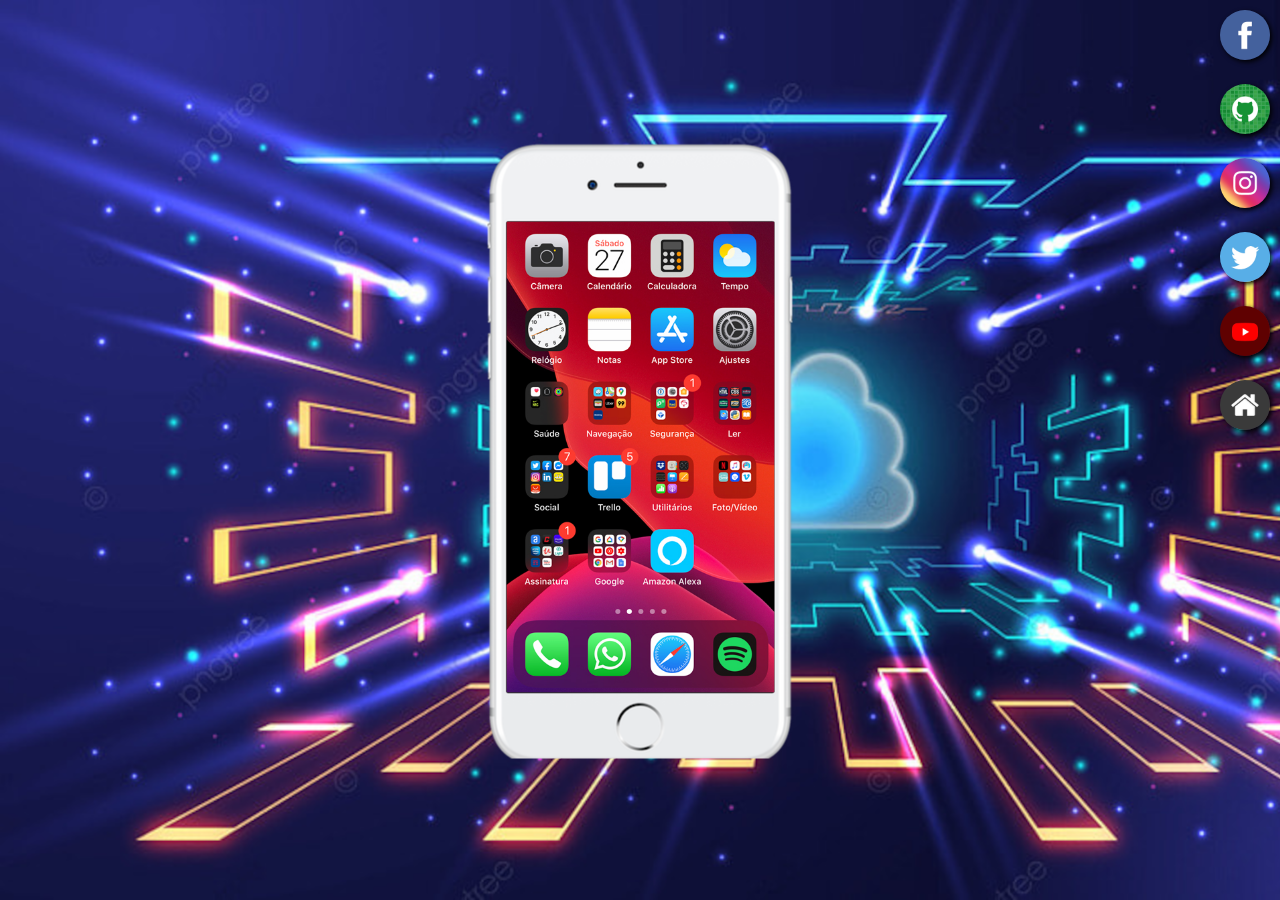
<file: DESAFIOS/Projeto Rede Social/index.html>
<!DOCTYPE html>
<html lang="pt-br">
<head>
    <meta charset="UTF-8">
    <meta http-equiv="X-UA-Compatible" content="IE=edge">
    <meta name="viewport" content="width=device-width, initial-scale=1.0">
    <title>Projeto Social</title>
    <link rel="stylesheet" href="estilos/style.css">
</head>
<body>
    <main>
<section id="telefone"><iframe src="home.html" name="tela" id="tela" frameborder="0"></iframe></section>

<section id="redes-sociais">

    <a href="facebook.html" target="tela"><img src="imagens/logo-facebook.jpg" alt="Facebook"></a> <br>

    <a href="github.html" target="tela"><img src="imagens/logo-github.jpg" alt="GitHub"></a> <br>

    <a href="instagram.html" target="tela"><img src="imagens/logo-instagram.jpg" alt="Instagram"></a> <br>

    <a href="#" target="tela"><img src="imagens/logo-twitter.jpg" alt="twitter"></a> <br>

    <a href="youtube.html" target="tela"><img src="imagens/logo-youtube.jpg"></a> <br>

    <a href="home.html" target="tela"><img src="imagens/logo-home.jpg" alt="Home"></a>

</section>



    </main>



</body>
</html>
</file>
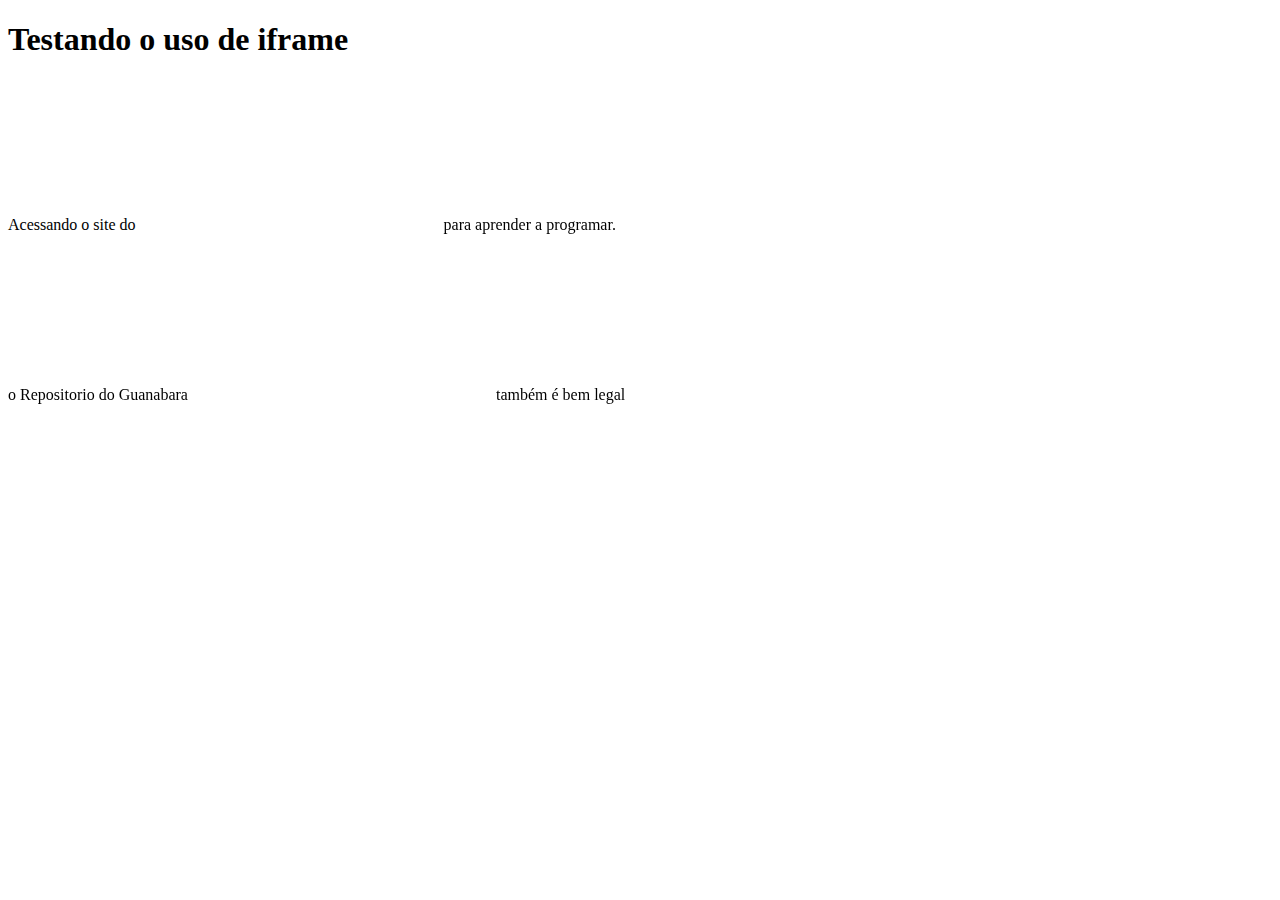
<file: EXERCICIOS/ex01.html>
<!DOCTYPE html>
<html lang="pt">
<head>
    <meta charset="UTF-8">
    <meta http-equiv="X-UA-Compatible" content="IE=edge">
    <meta name="viewport" content="width=device-width, initial-scale=1.0">
    <title>Aula sobre iframe</title>
</head>
<body>

    <h1>Testando o uso de iframe</h1>

    <p>Acessando o site do
        
       <iframe src="https://www.cursoemvideo.com/" frameborder="0"><a href="https://www.cursoemvideo.com/" target="_blank"></a></iframe>
    
         para aprender a programar.</p>

         <p> o Repositorio do Guanabara <iframe src="https://gustavoguanabara.github.io" frameborder="0">
            <a href="https://gustavoguanabara.github.io" target="_blank"></a>
         </iframe> também é bem legal</p>
    
</body>
</html>
</file>
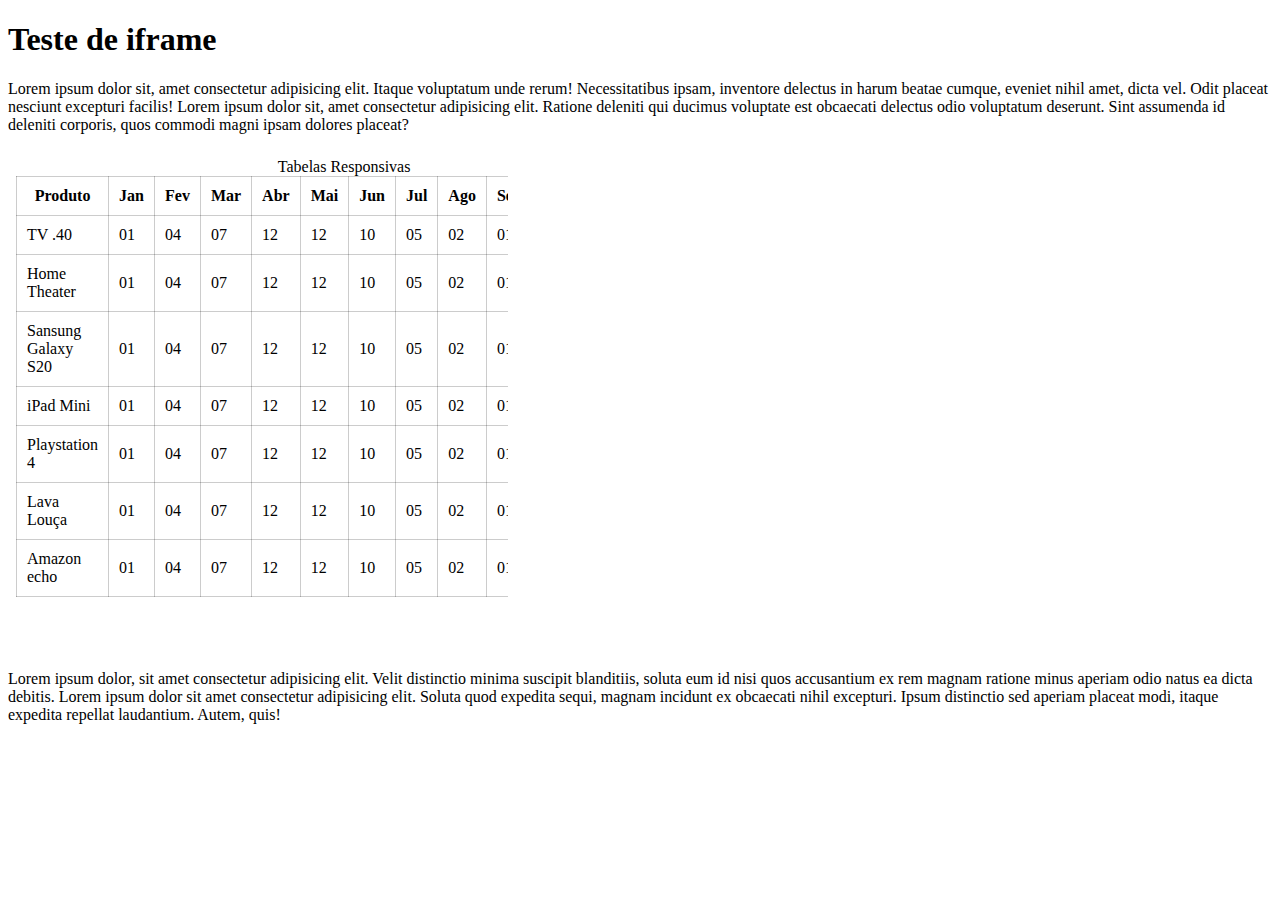
<file: EXERCICIOS/ex02.html>
<!DOCTYPE html>
<html lang="pt-br">
<head>
    <meta charset="UTF-8">
    <meta http-equiv="X-UA-Compatible" content="IE=edge">
    <meta name="viewport" content="width=device-width, initial-scale=1.0">
    <title>iframe</title>
    <style>
iframe{
   width: 500;
}

    </style>
</head>
<body>

    <h1>Teste de iframe</h1>

    <p>Lorem ipsum dolor sit, amet consectetur adipisicing elit. Itaque voluptatum unde rerum! Necessitatibus ipsam, inventore delectus in harum beatae cumque, eveniet nihil amet, dicta vel. Odit placeat nesciunt excepturi facilis! Lorem ipsum dolor sit, amet consectetur adipisicing elit. Ratione deleniti qui ducimus voluptate est obcaecati delectus odio voluptatum deserunt. Sint assumenda id deleniti corporis, quos commodi magni ipsam dolores placeat?</p>

    <iframe src="Paginas extras/pagteste.html" frameborder="0" height="500" width="500"></iframe>

    <p>Lorem ipsum dolor, sit amet consectetur adipisicing elit. Velit distinctio minima suscipit blanditiis, soluta eum id nisi quos accusantium ex rem magnam ratione minus aperiam odio natus ea dicta debitis.
        Lorem ipsum dolor sit amet consectetur adipisicing elit. Soluta quod expedita sequi, magnam incidunt ex obcaecati nihil excepturi. Ipsum distinctio sed aperiam placeat modi, itaque expedita repellat laudantium. Autem, quis!
    </p>
    
</body>
</html>
</file>
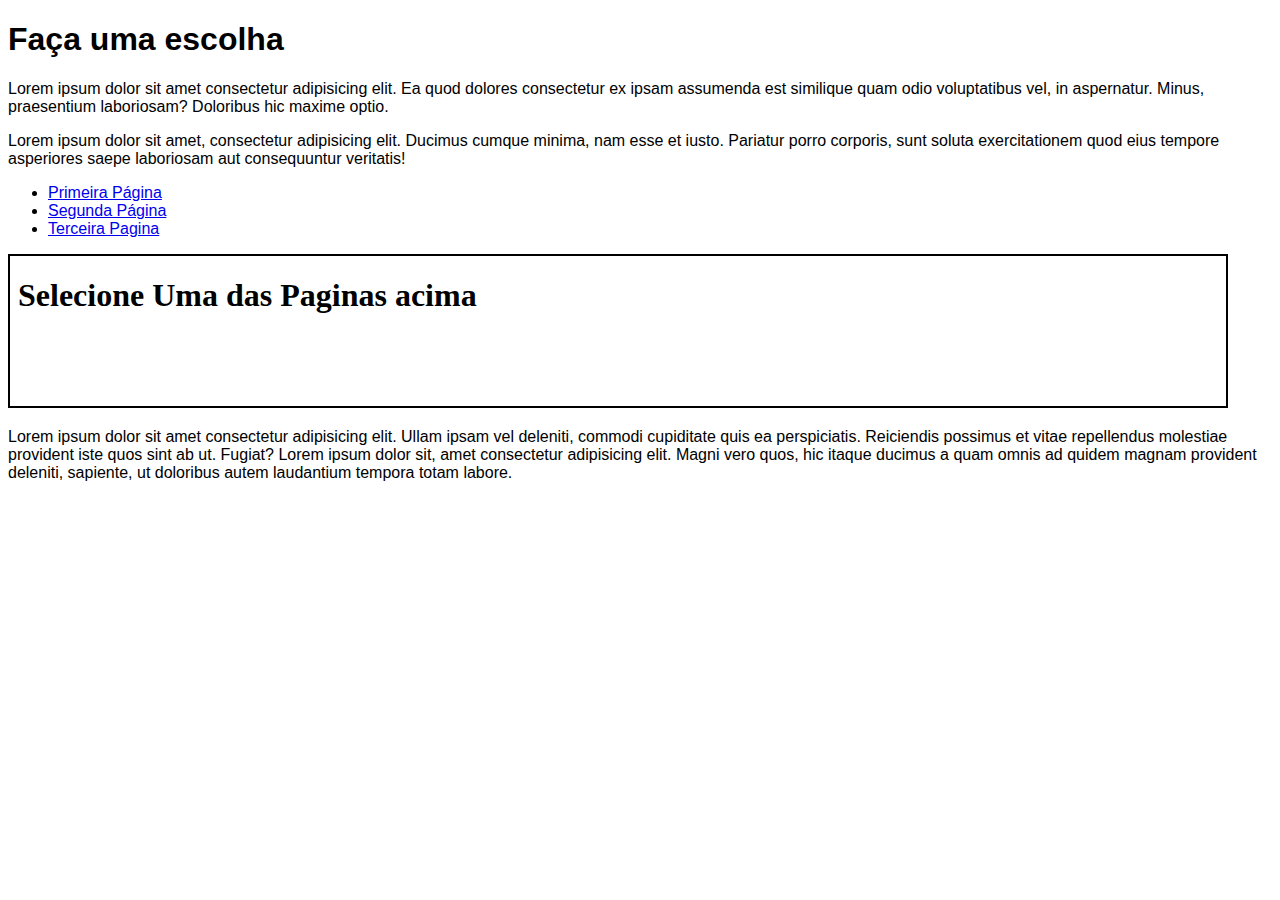
<file: EXERCICIOS/ex03.html>
<!DOCTYPE html>
<html lang="en">
<head>
    <meta charset="UTF-8">
    <meta http-equiv="X-UA-Compatible" content="IE=edge">
    <meta name="viewport" content="width=device-width, initial-scale=1.0">
    <title>Document</title>
<style>

    body{
        font-family: Arial, Helvetica, sans-serif;
    }
    iframe#tela{
        width: 95vw;
        border: 2px solid black;
        height: 400;
    }
</style>
    
</head>
<body>
    
    <h1>Faça uma escolha</h1>

    <p>Lorem ipsum dolor sit amet consectetur adipisicing elit. Ea quod dolores consectetur ex ipsam assumenda est similique quam odio voluptatibus vel, in aspernatur. Minus, praesentium laboriosam? Doloribus hic maxime optio.</p>
    Lorem ipsum dolor sit amet, consectetur adipisicing elit. Ducimus cumque minima, nam esse et iusto. Pariatur porro corporis, sunt soluta exercitationem quod eius tempore asperiores saepe laboriosam aut consequuntur veritatis!

<ul>
    <li><a href="Paginas extras/pagteste.html" target="frame">Primeira Página</a></li>

    <li><a href="Paginas extras/pagteste02.html" target="frame">Segunda Página</a></li>

    <li><a href="Paginas extras/pag03.html" target="frame">Terceira Pagina</a></li>
</ul>

<iframe srcdoc=" <h1> Selecione Uma das Paginas acima</h1>  " id="tela" name="frame">
    <p>Infelizmente seu navegador não é compativel com iso.</p>
</iframe>




    <p>
        Lorem ipsum dolor sit amet consectetur adipisicing elit. Ullam ipsam vel deleniti, commodi cupiditate quis ea perspiciatis. Reiciendis possimus et vitae repellendus molestiae provident iste quos sint ab ut. Fugiat? Lorem ipsum dolor sit, amet consectetur adipisicing elit. Magni vero quos, hic itaque ducimus a quam omnis ad quidem magnam provident deleniti, sapiente, ut doloribus autem laudantium tempora totam labore.
    </p>
</body>
</html>
</file>
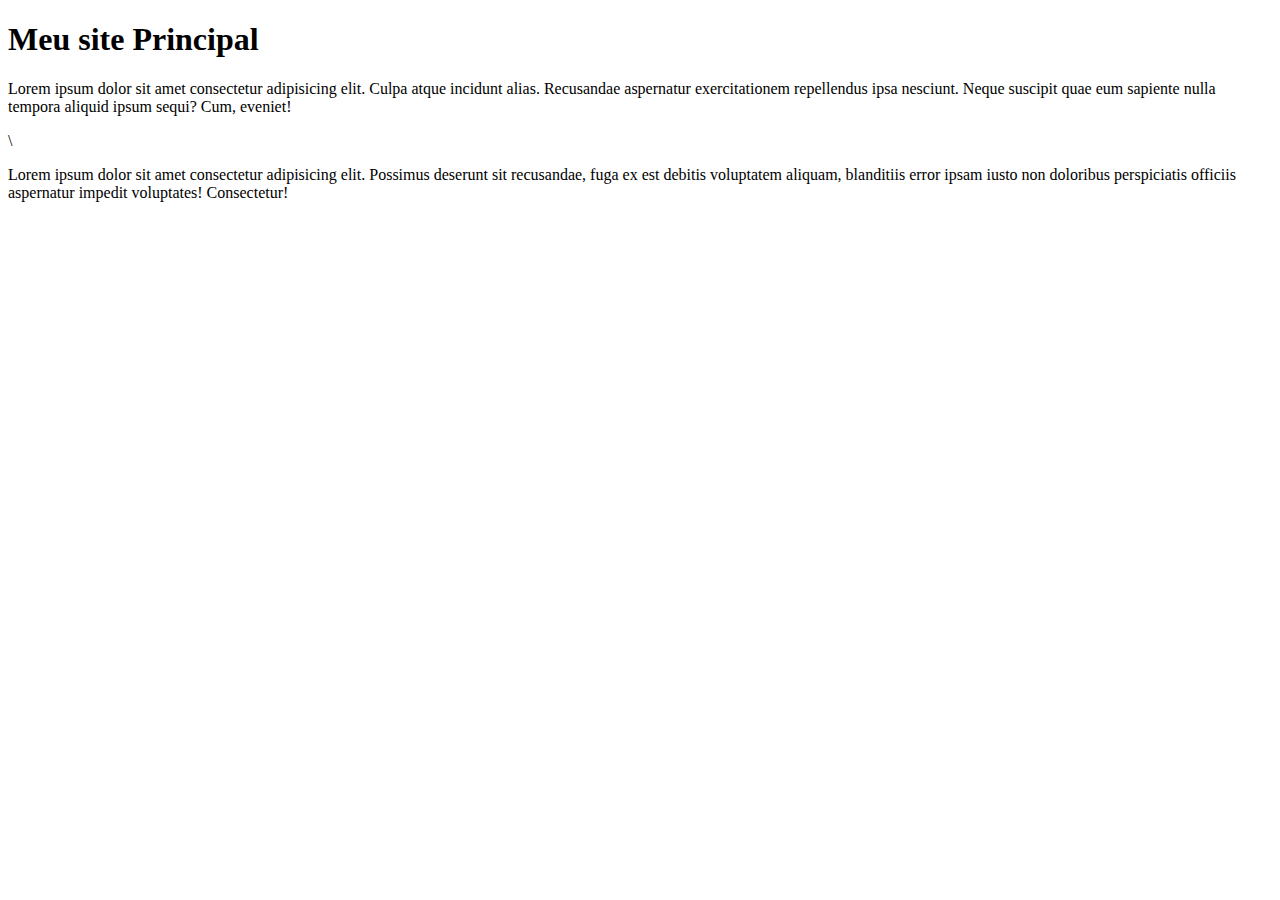
<file: EXERCICIOS/ex04.html>
<!DOCTYPE html>
<html lang="pt-br">
<head>
    <meta charset="UTF-8">
    <meta http-equiv="X-UA-Compatible" content="IE=edge">
    <meta name="viewport" content="width=device-width, initial-scale=1.0">
    <title>iframes</title>
</head>
<body>
    <h1>Meu site Principal</h1>

    <p>Lorem ipsum dolor sit amet consectetur adipisicing elit. Culpa atque incidunt alias. Recusandae aspernatur exercitationem repellendus ipsa nesciunt. Neque suscipit quae eum sapiente nulla tempora aliquid ipsum sequi? Cum, eveniet!</p>
\
    <p>Lorem ipsum dolor sit amet consectetur adipisicing elit. Possimus deserunt sit recusandae, fuga ex est debitis voluptatem aliquam, blanditiis error ipsam iusto non doloribus perspiciatis officiis aspernatur impedit voluptates! Consectetur!</p>
</body>
</html>
</file>
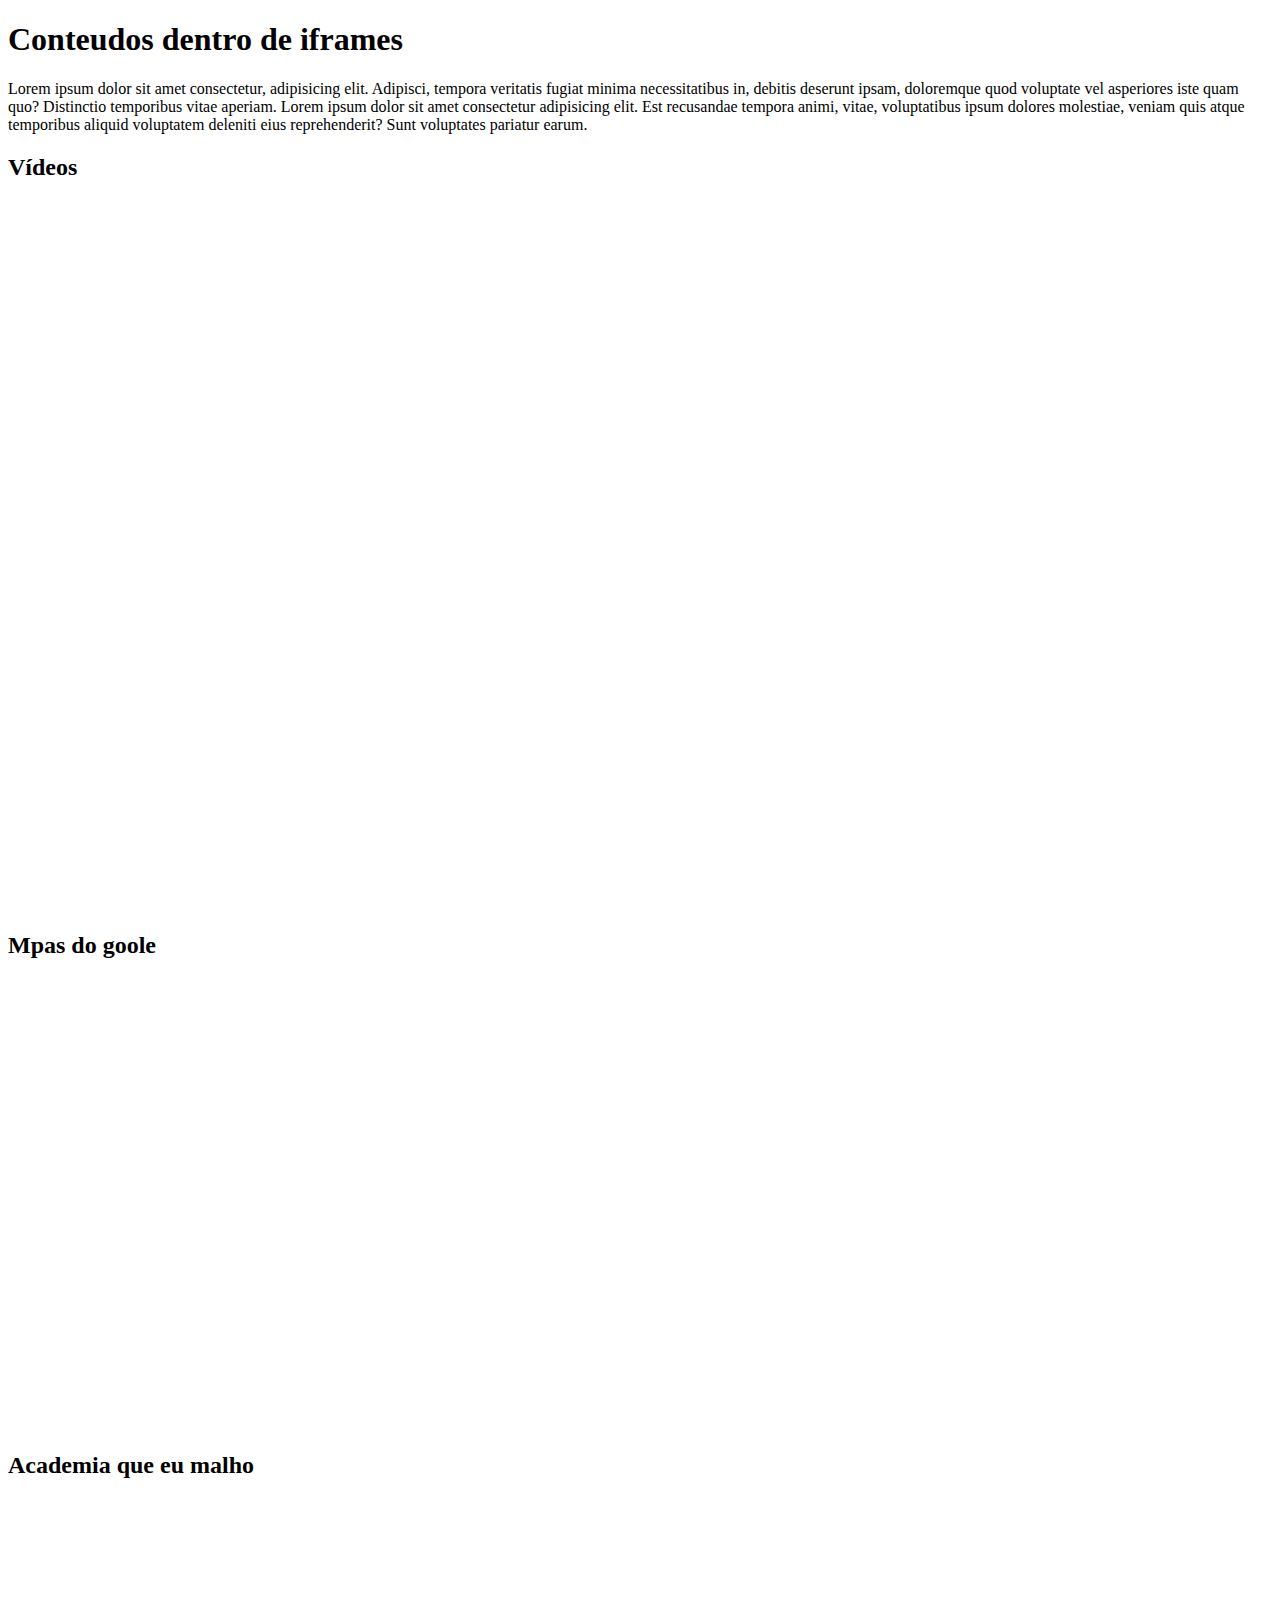
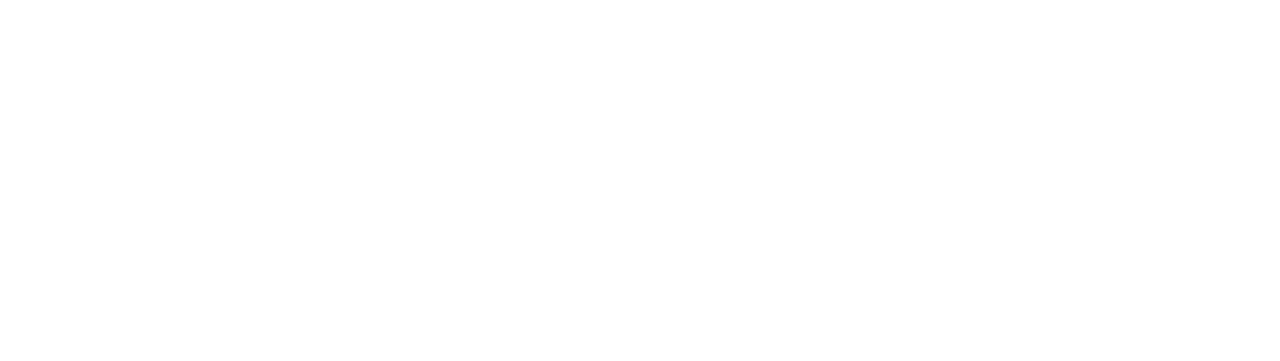
<file: EXERCICIOS/ex05.html>
<!DOCTYPE html>
<html lang="pt-bt">
<head>
    <meta charset="UTF-8">
    <meta http-equiv="X-UA-Compatible" content="IE=edge">
    <meta name="viewport" content="width=device-width, initial-scale=1.0">
    <title>Exercicio 05</title>

   
</head>
<body>
    <h1>Conteudos dentro de iframes</h1>

    <p>Lorem ipsum dolor sit amet consectetur, adipisicing elit. Adipisci, tempora veritatis fugiat minima necessitatibus in, debitis deserunt ipsam, doloremque quod voluptate vel asperiores iste quam quo? Distinctio temporibus vitae aperiam.
        Lorem ipsum dolor sit amet consectetur adipisicing elit. Est recusandae tempora animi, vitae, voluptatibus ipsum dolores molestiae, veniam quis atque temporibus aliquid voluptatem deleniti eius reprehenderit? Sunt voluptates pariatur earum.
    </p>
    <h2>Vídeos</h2>
    <div style="padding:56.25% 0 0 0;position:relative;"><iframe src="https://player.vimeo.com/video/265045525?h=217b87fac0&byline=0" style="position:absolute;top:0;left:0;width:100%;height:100%;" frameborder="0" allow="autoplay; fullscreen; picture-in-picture" allowfullscreen></iframe></div><script src="https://player.vimeo.com/api/player.js"></script>

    <h2>Mpas do goole</h2>
    <iframe src="https://www.google.com/maps/embed?pb=!1m18!1m12!1m3!1d3675.296175680221!2d-43.176779385372164!3d-22.902444143473133!2m3!1f0!2f0!3f0!3m2!1i1024!2i768!4f13.1!3m3!1m2!1s0x997f58a6a00a9d%3A0x3f251d85272f76f7!2sHostnet%20Internet!5e0!3m2!1spt-BR!2sbr!4v1677684722295!5m2!1spt-BR!2sbr" width="600" height="450" style="border:0;" allowfullscreen="" loading="lazy" referrerpolicy="no-referrer-when-downgrade" style="border: 2px solid black;"></iframe>

    <h2>Academia que eu malho</h2>
    <iframe src="https://www.google.com/maps/embed?pb=!1m18!1m12!1m3!1d3867.624378612009!2d-42.78117368555351!3d-14.2167586899157!2m3!1f0!2f0!3f0!3m2!1i1024!2i768!4f13.1!3m3!1m2!1s0x75ac486fd1a4a15%3A0xfb3c12d68005c91c!2sAcademia%20M7%20Fitness%20Center!5e0!3m2!1spt-BR!2sbr!4v1677692561975!5m2!1spt-BR!2sbr" width="600" height="450" style="border:0;" allowfullscreen="" loading="lazy" referrerpolicy="no-referrer-when-downgrade"></iframe>



</body>
</html>
</file>
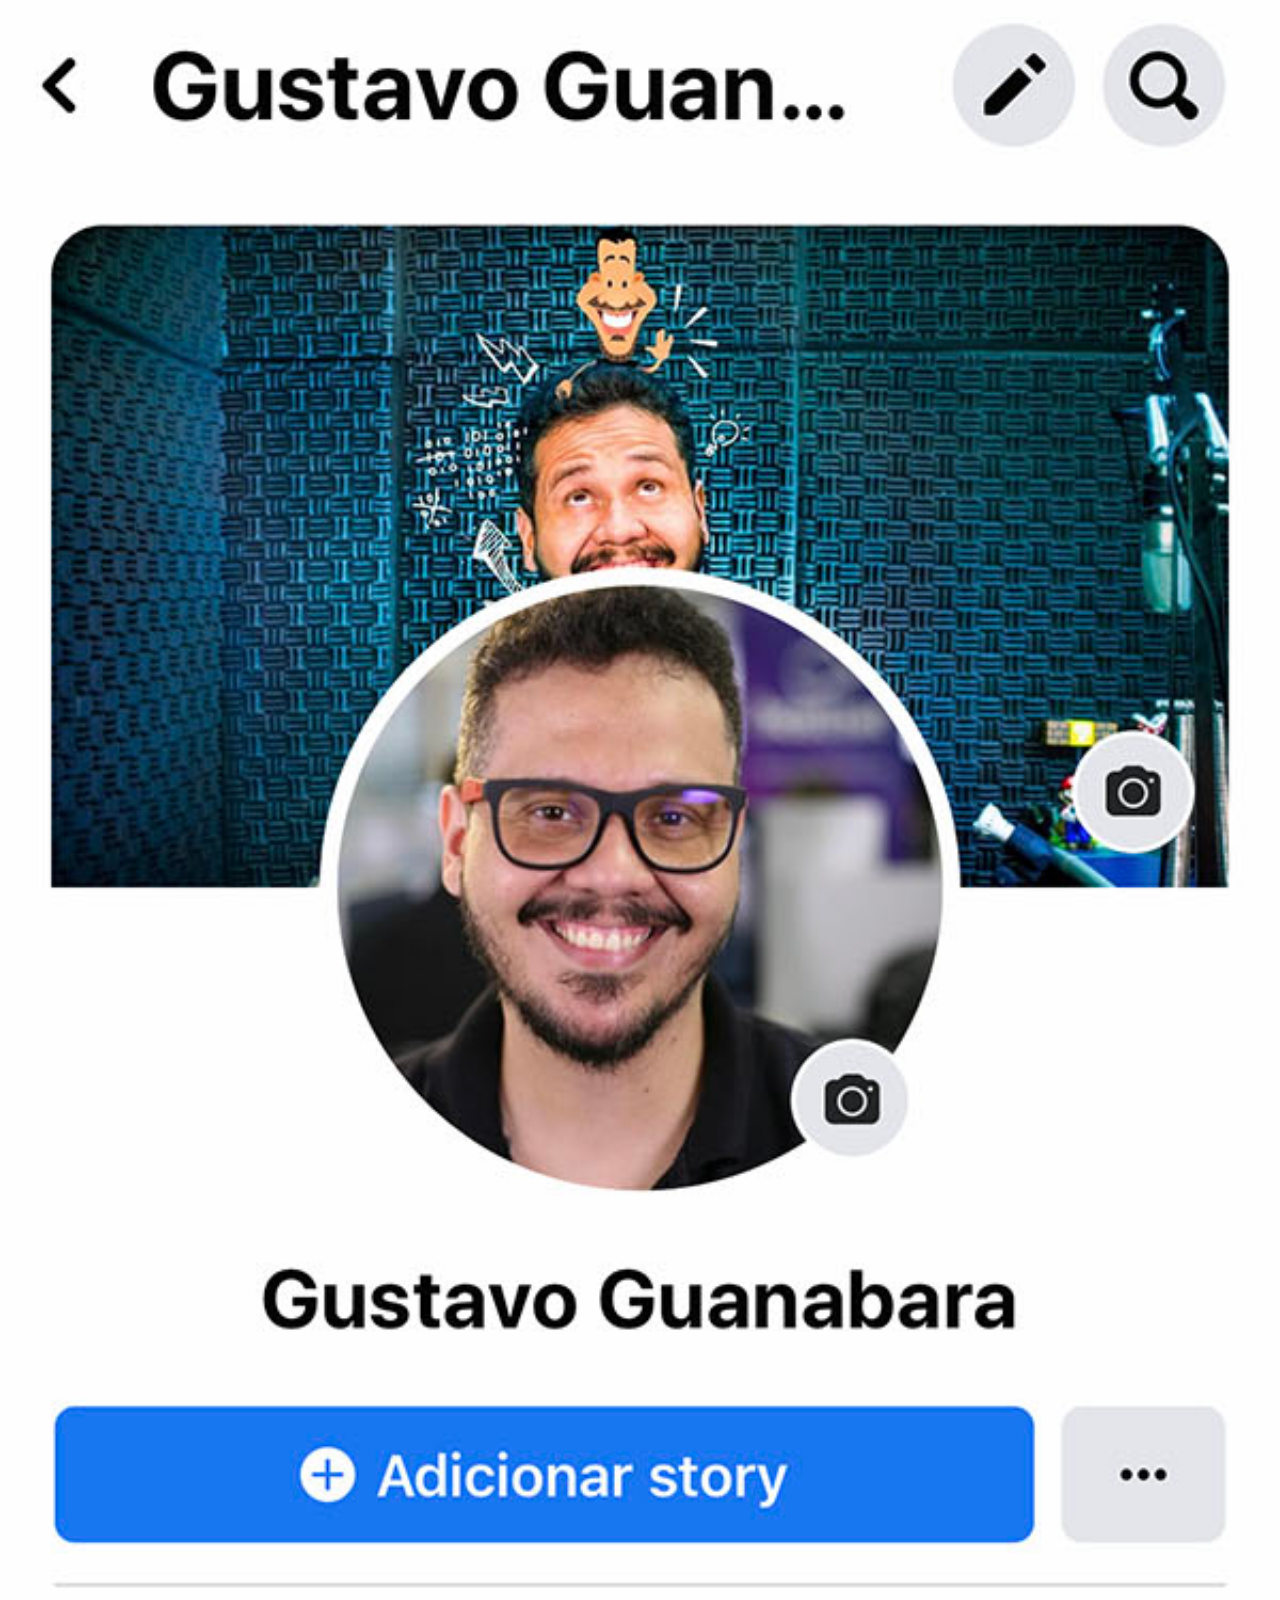
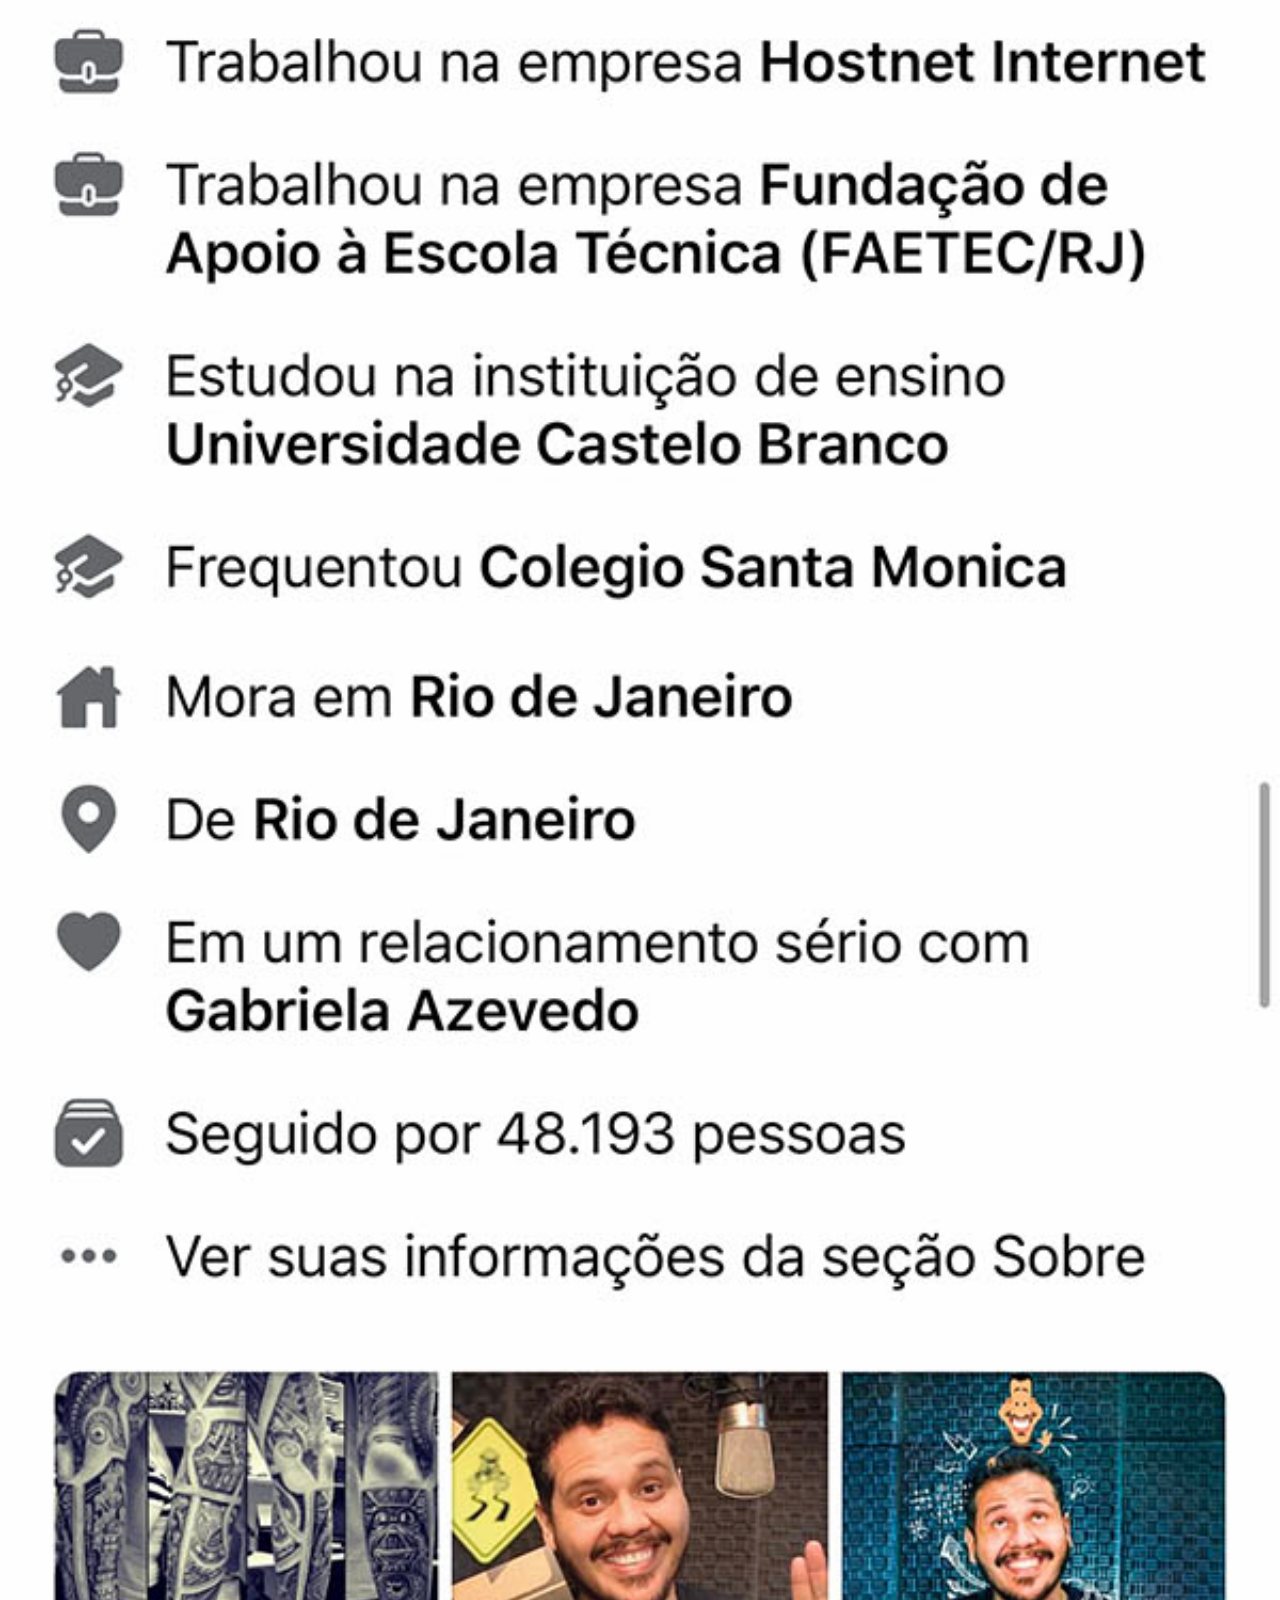
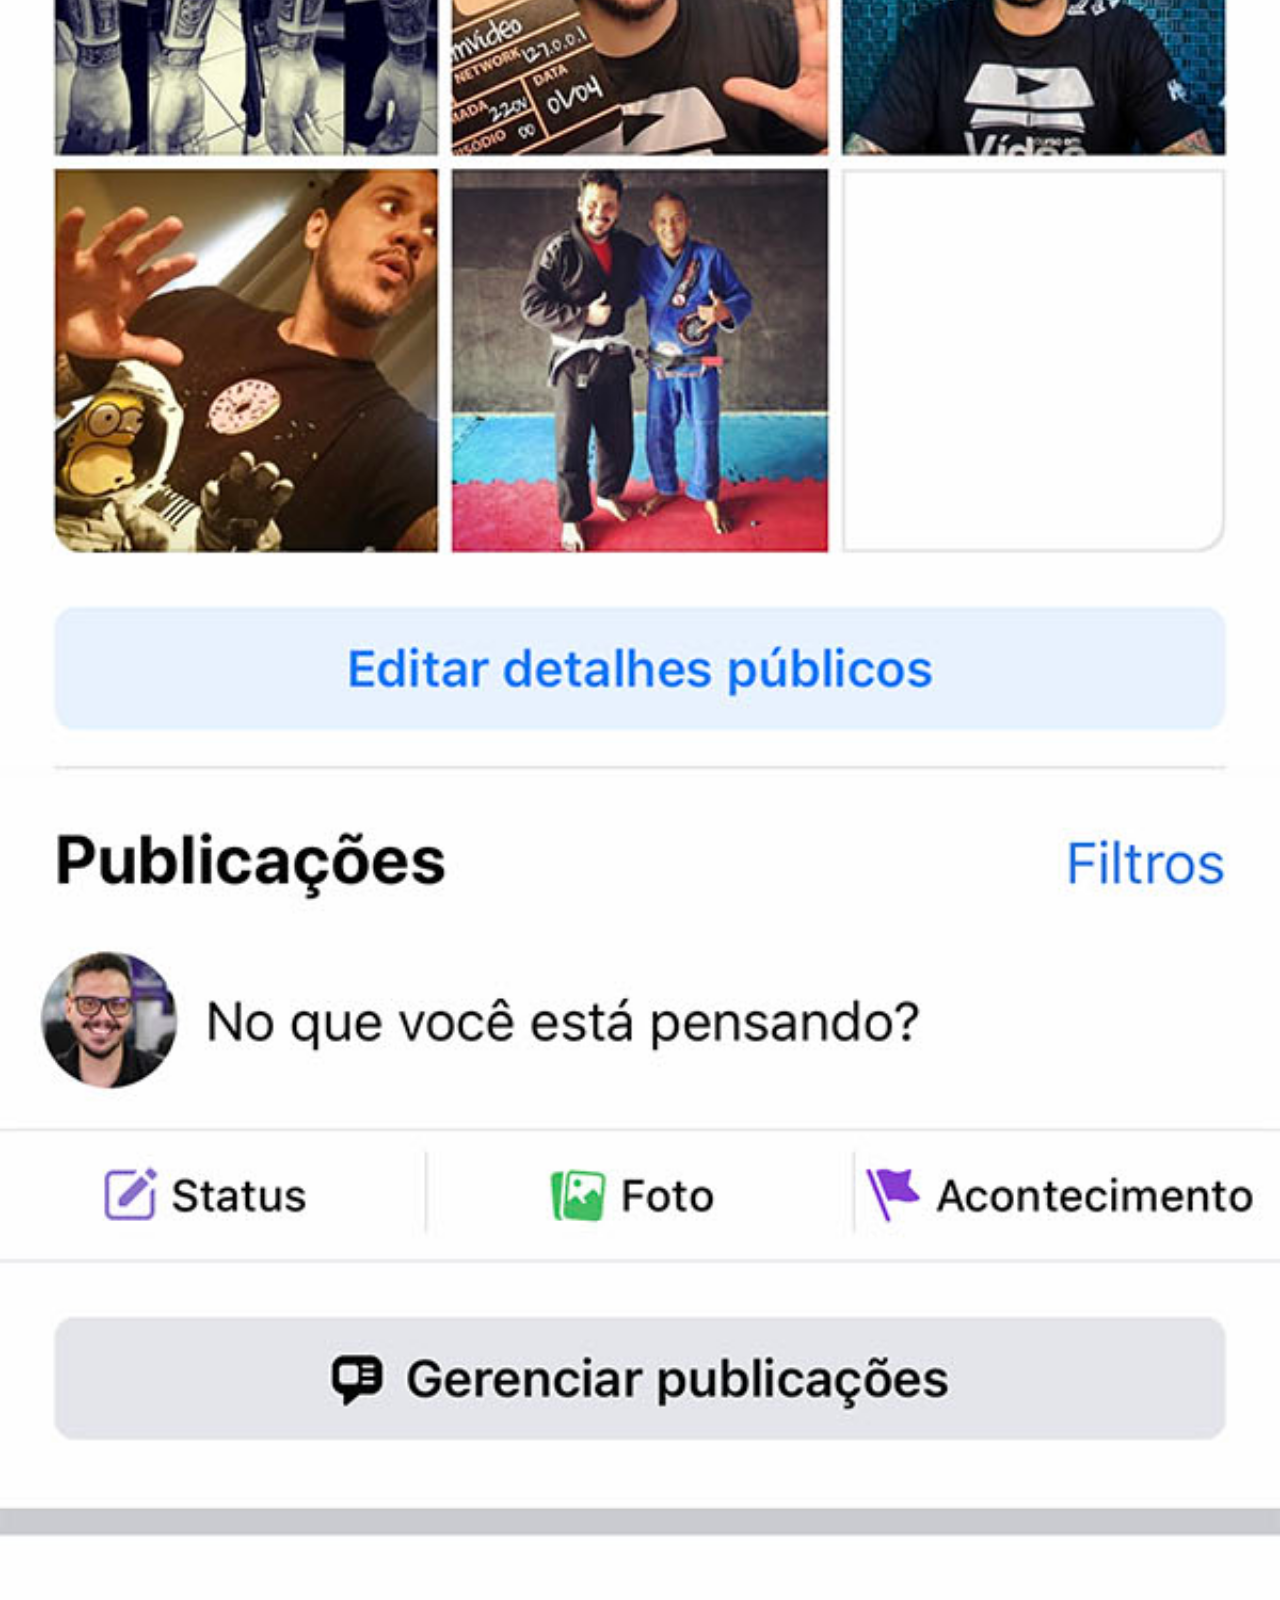
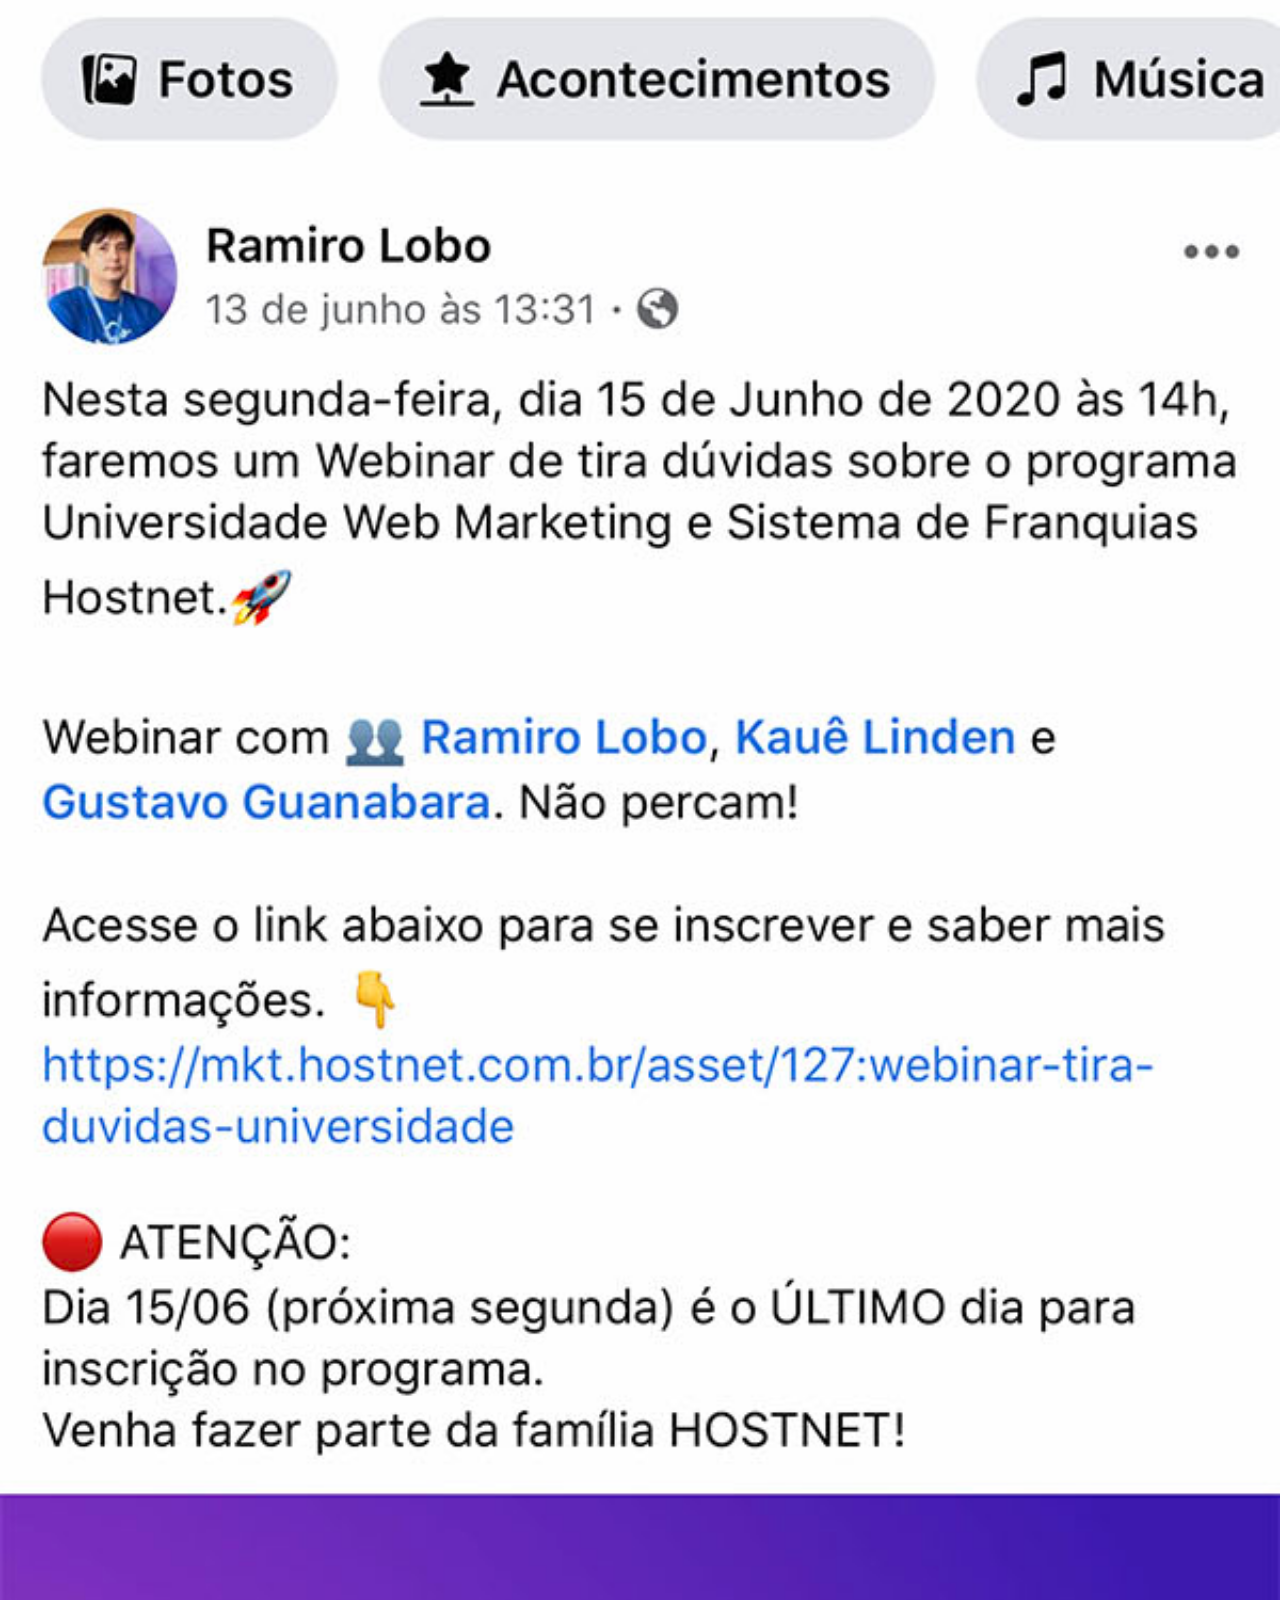
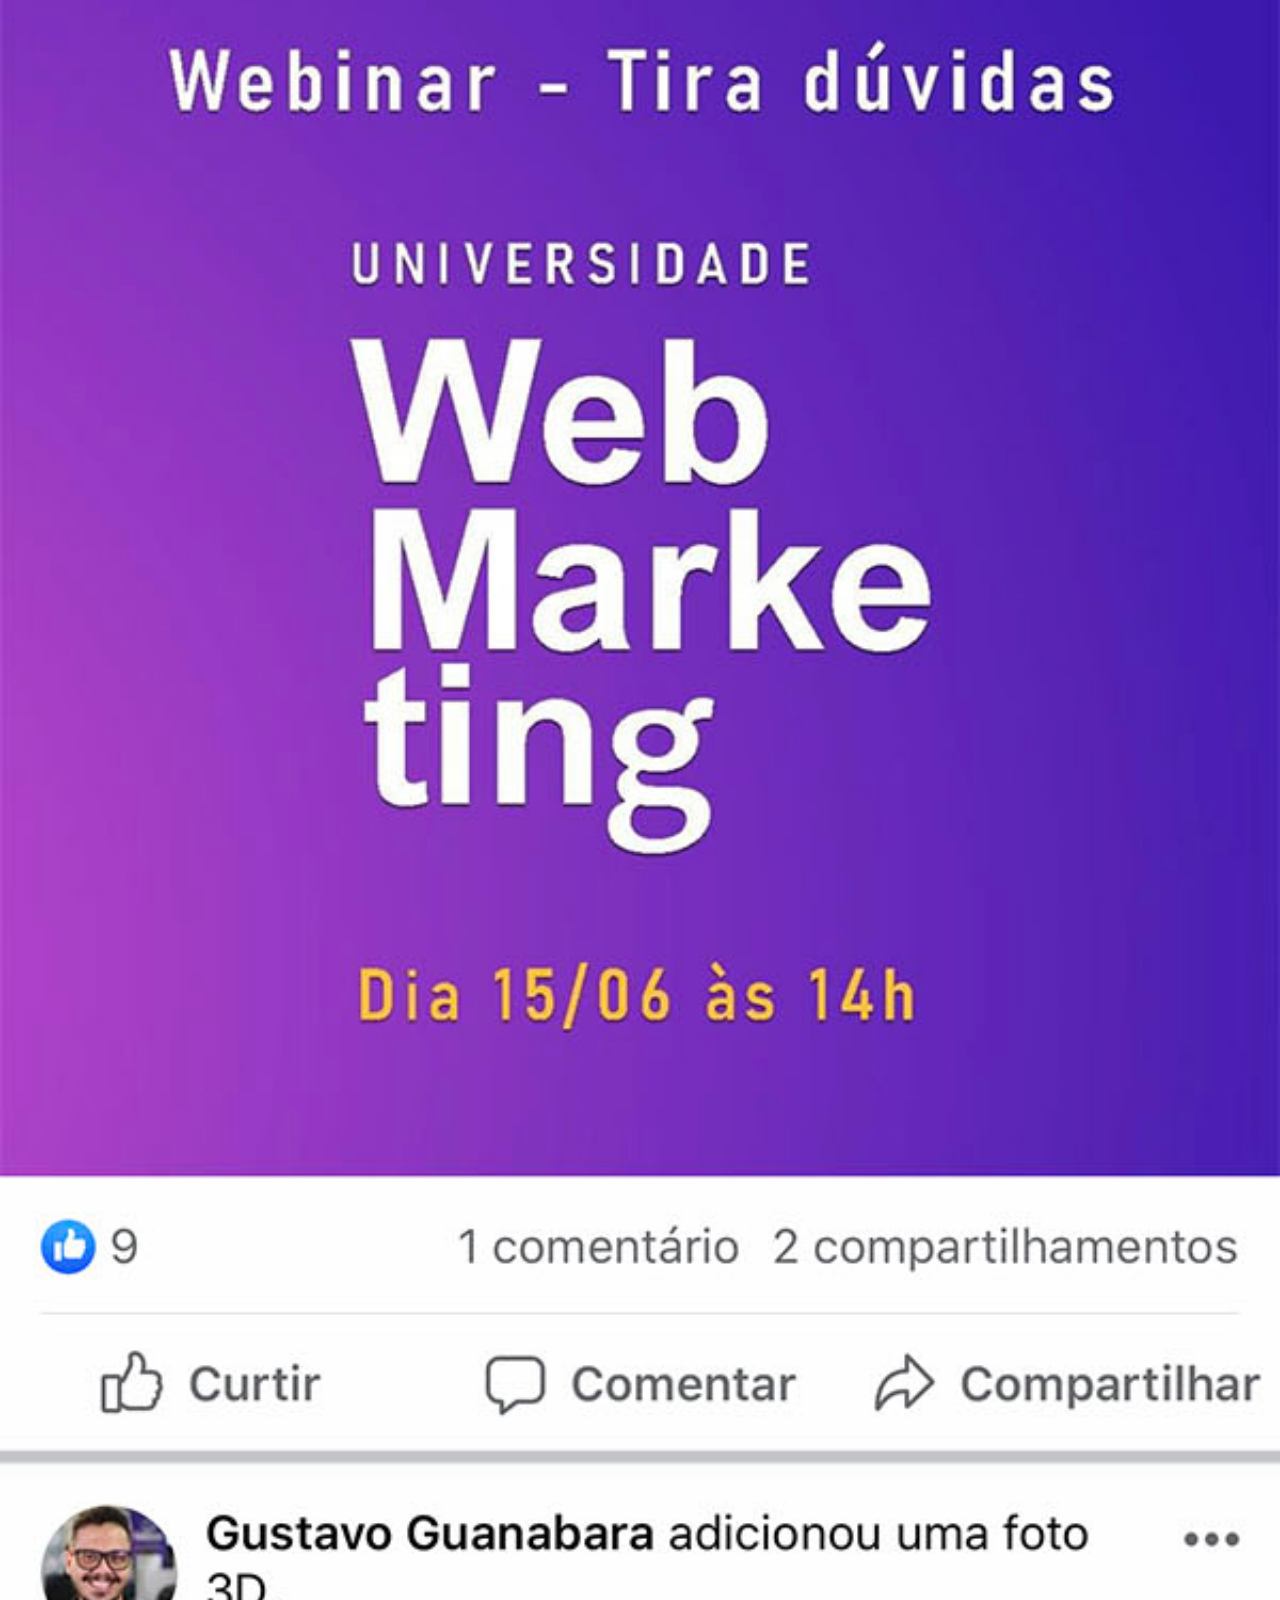
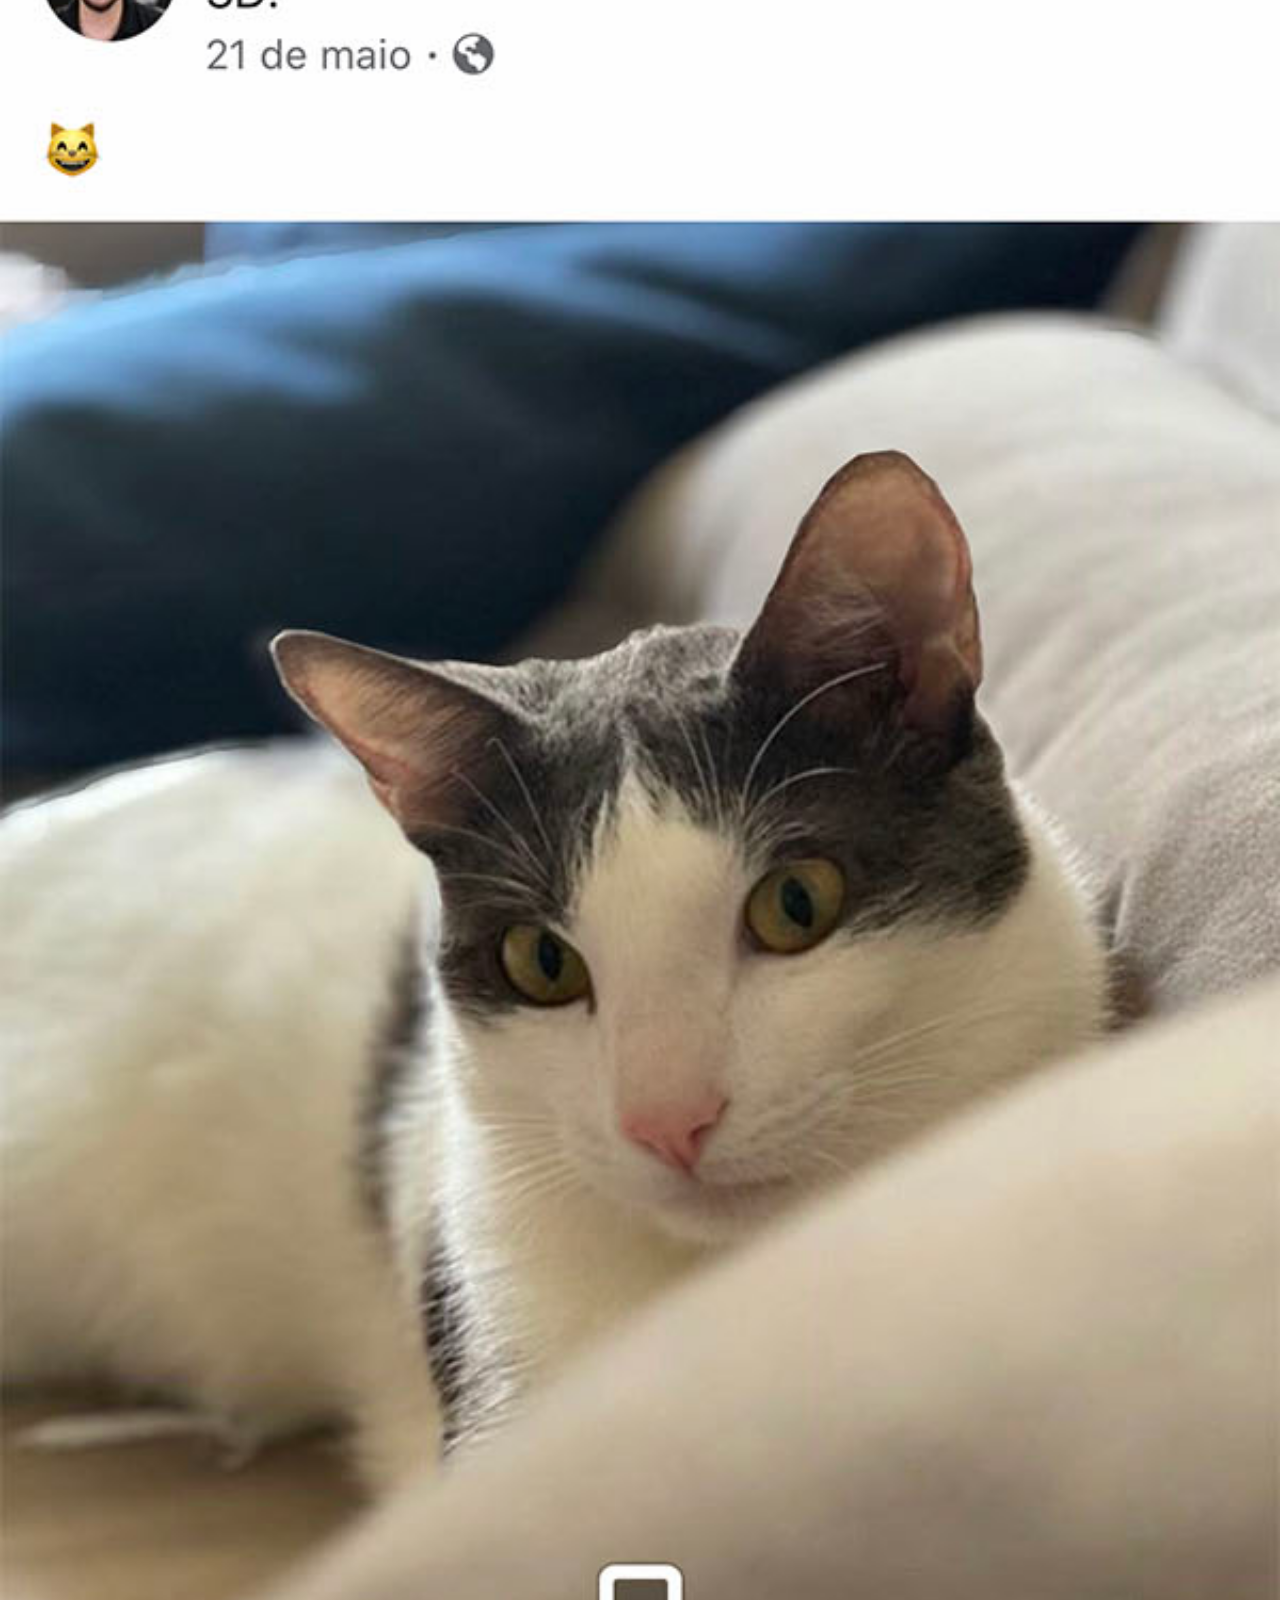
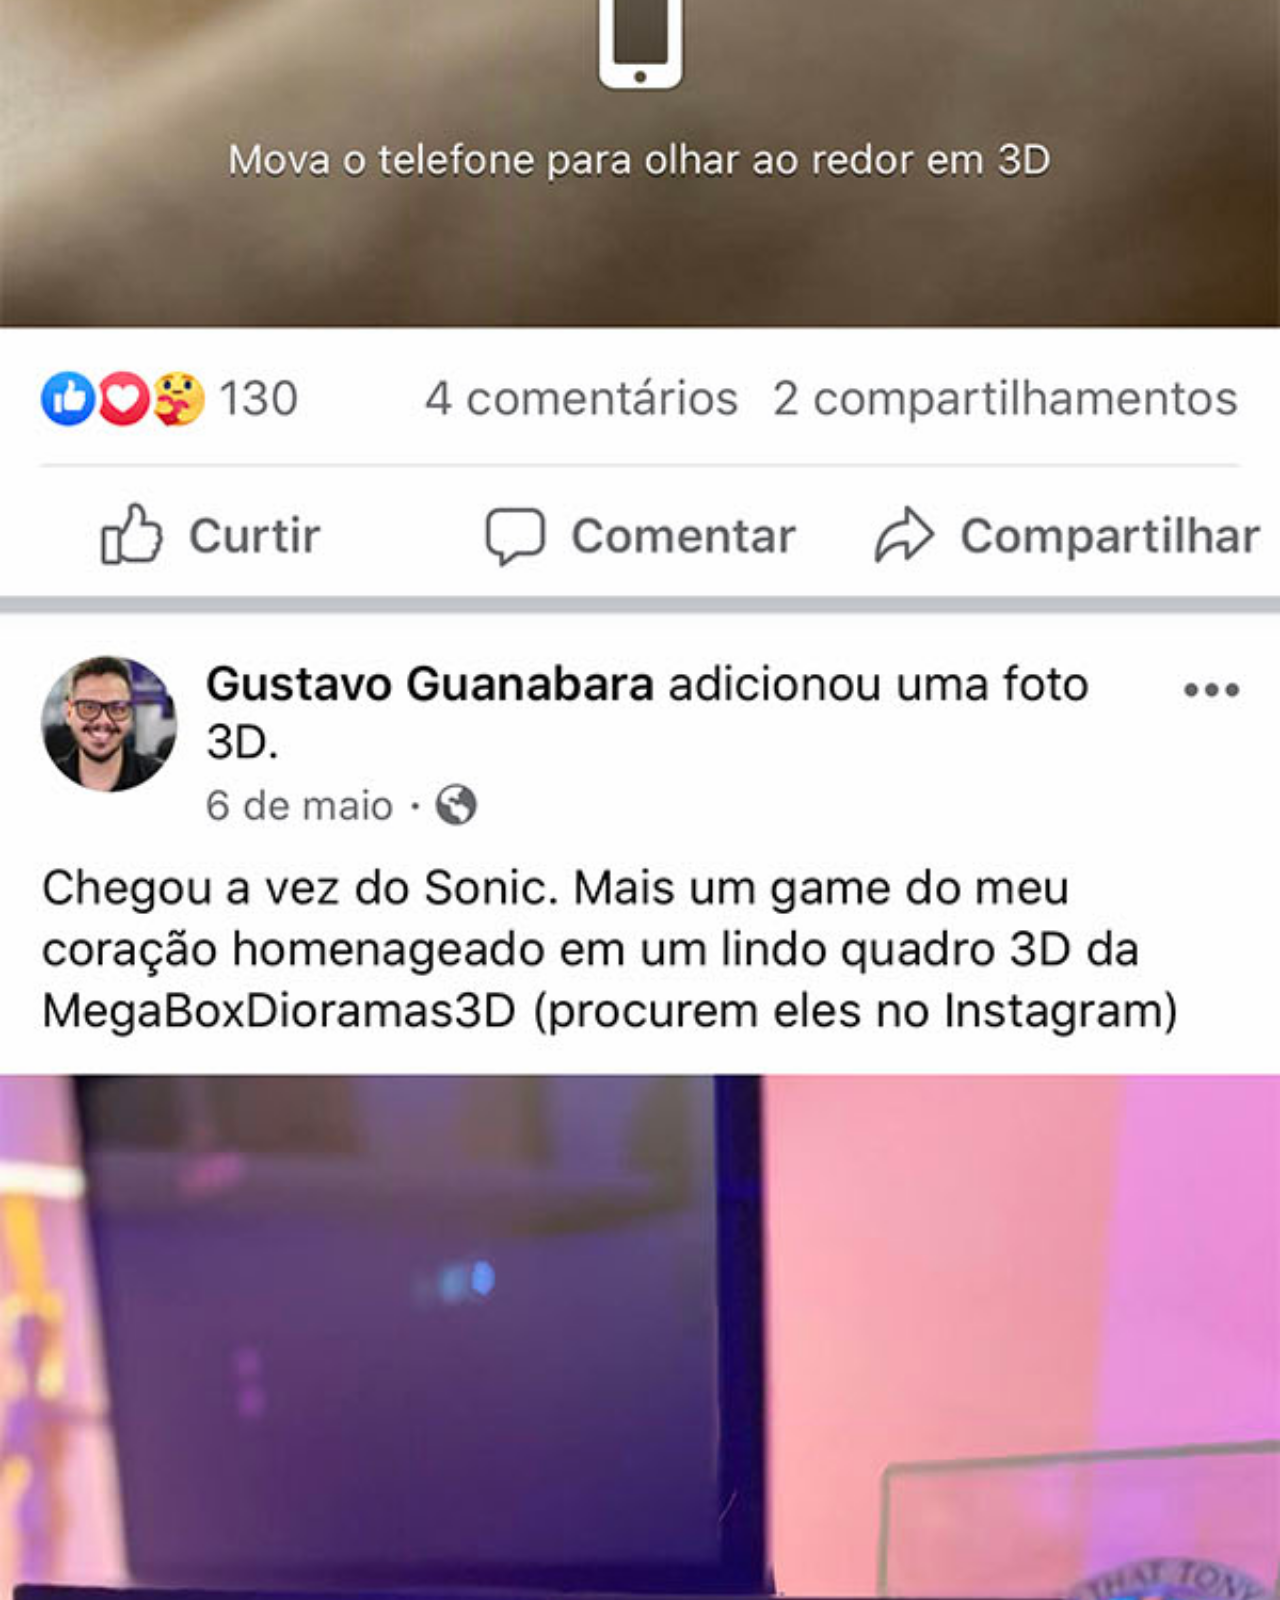
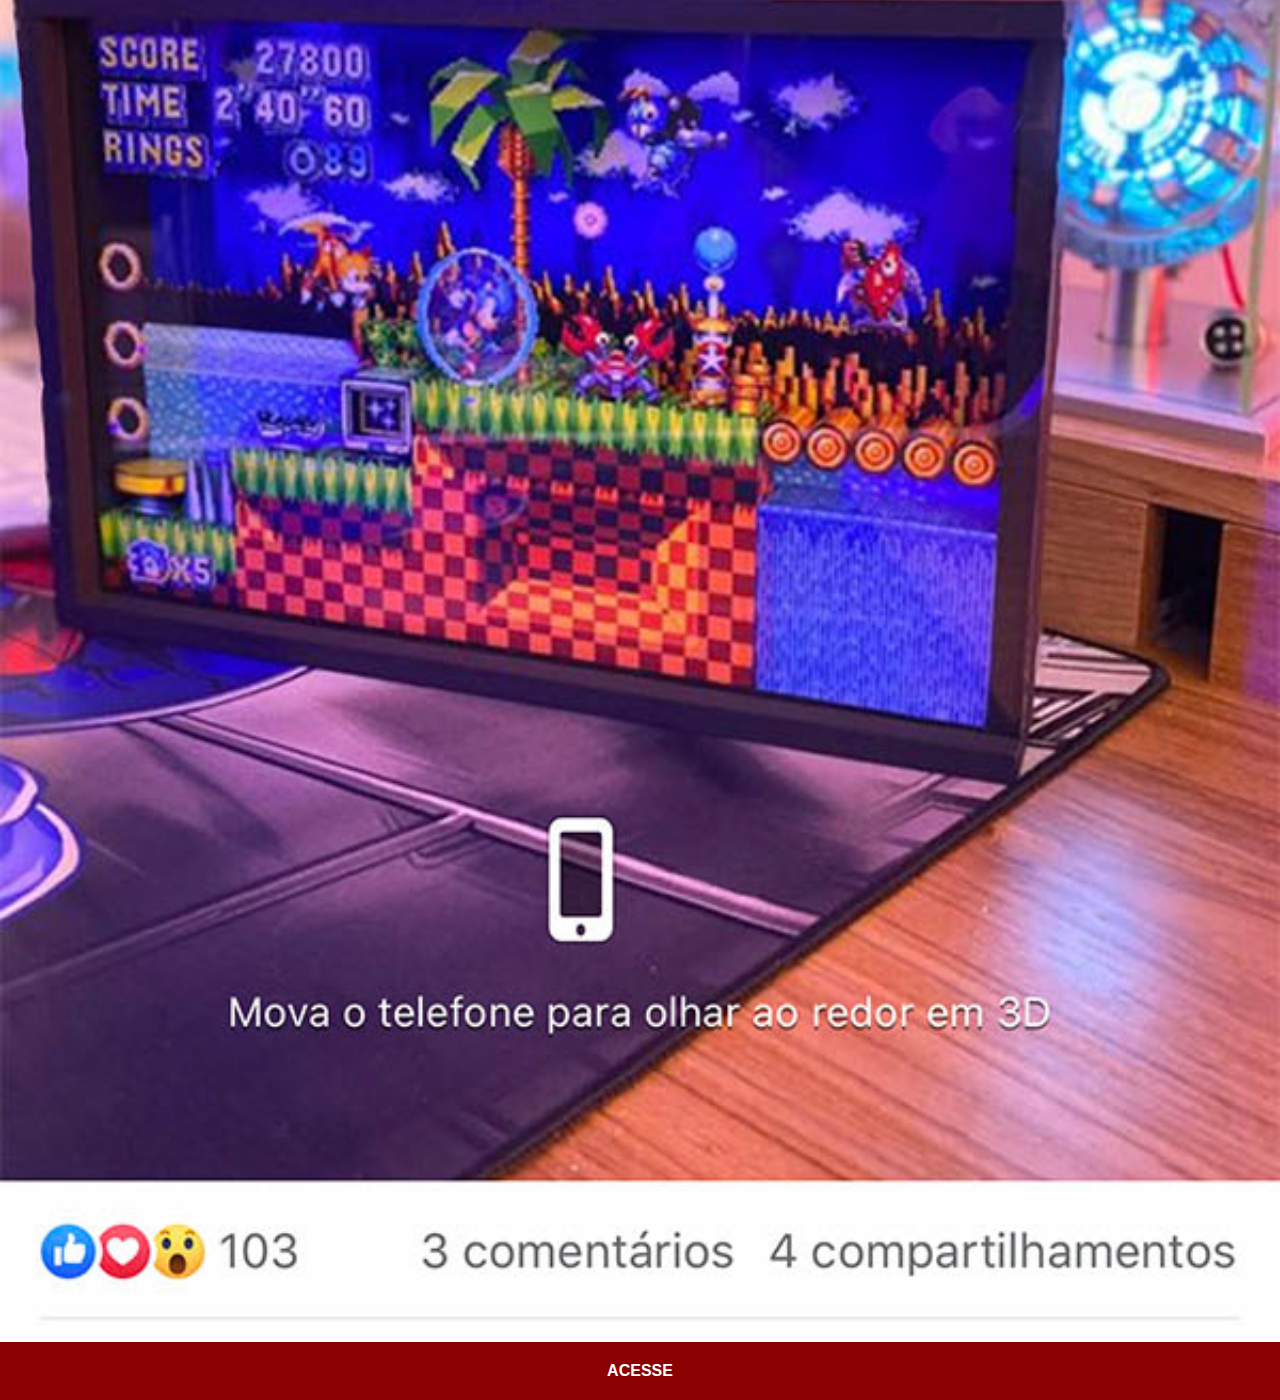
<file: DESAFIOS/Projeto Rede Social/facebook.html>
<!DOCTYPE html>
<html lang="pt-br">
<head>
    <meta charset="UTF-8">
    <meta http-equiv="X-UA-Compatible" content="IE=edge">
    <meta name="viewport" content="width=device-width, initial-scale=1.0">
    <title>Facebook</title>
    <link rel="stylesheet" href="estilos/social.css">
</head>
<body>

    <img src="imagens/tela-facebook.jpg" alt="Facebook">
    

    <a href="https://www.facebook.com/profile.php?id=100029130380770" target="_blank">ACESSE</a>
    
</body>
</html>
</file>
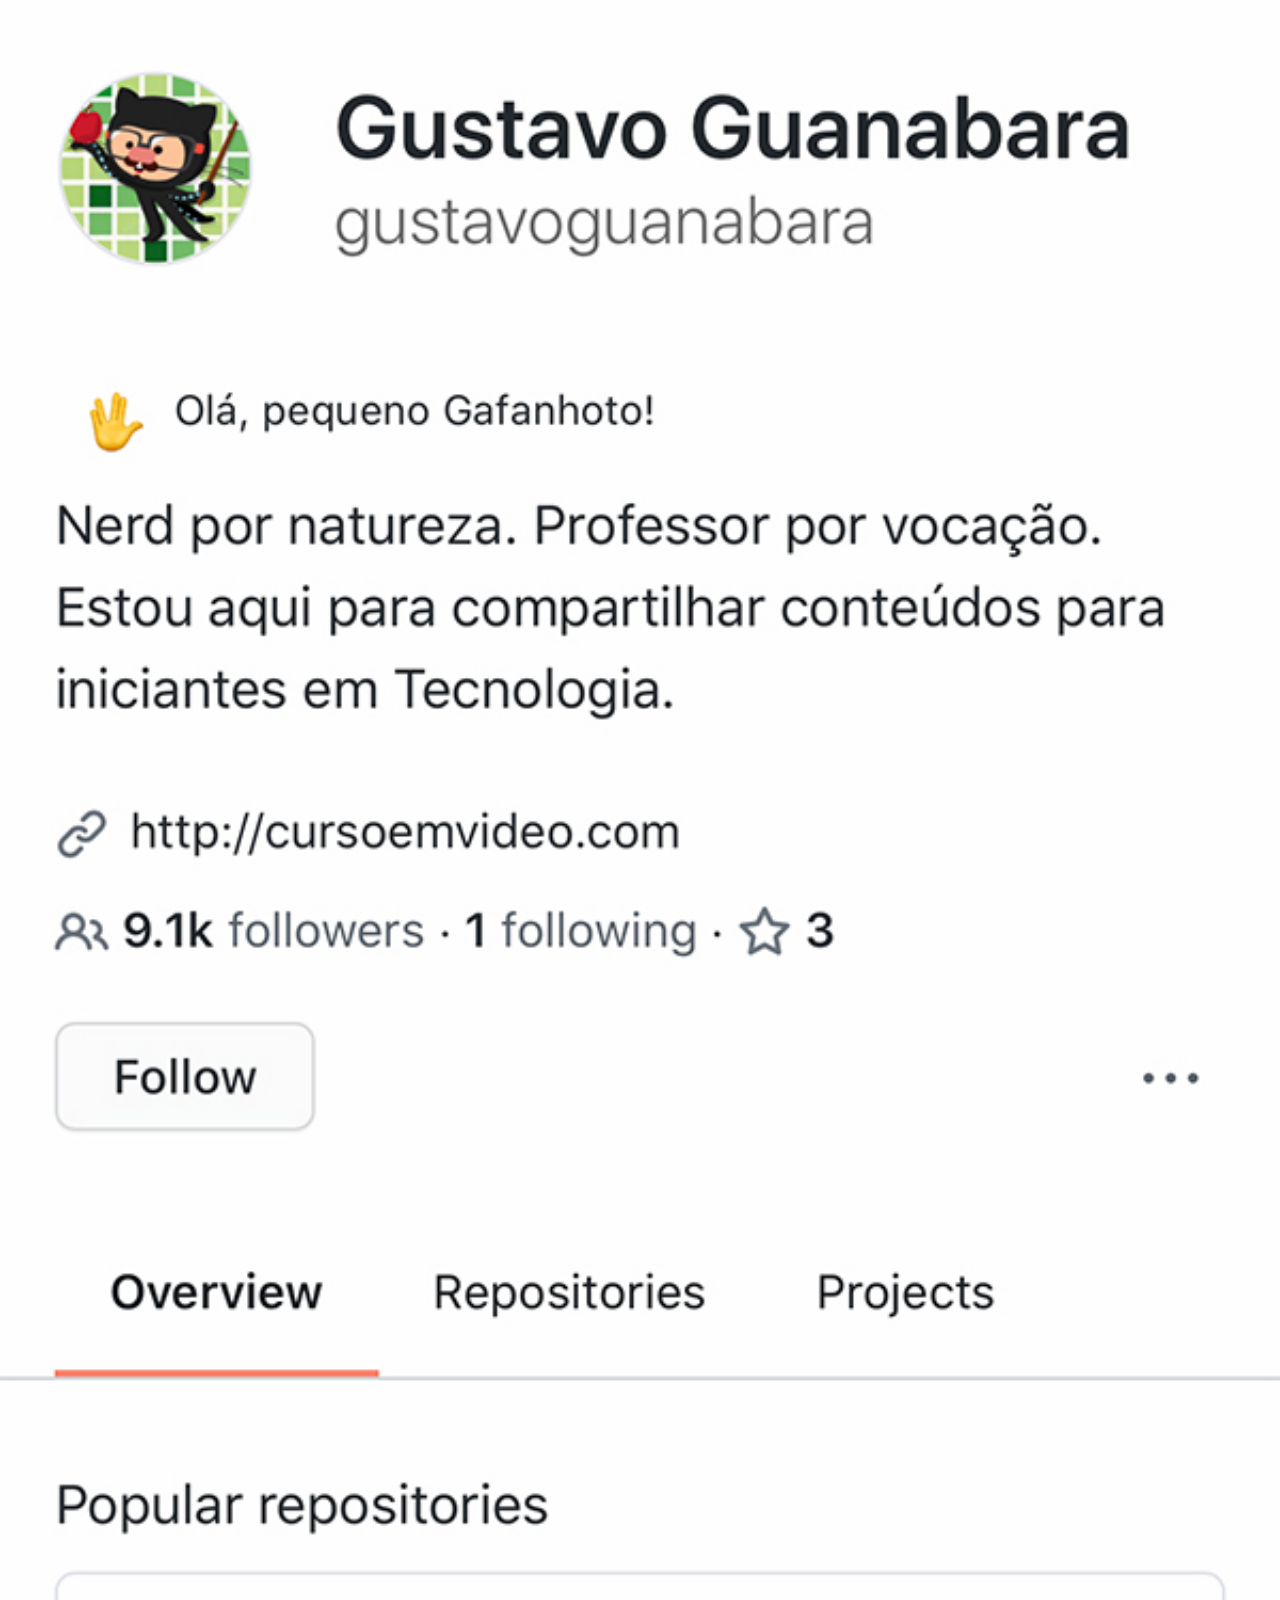
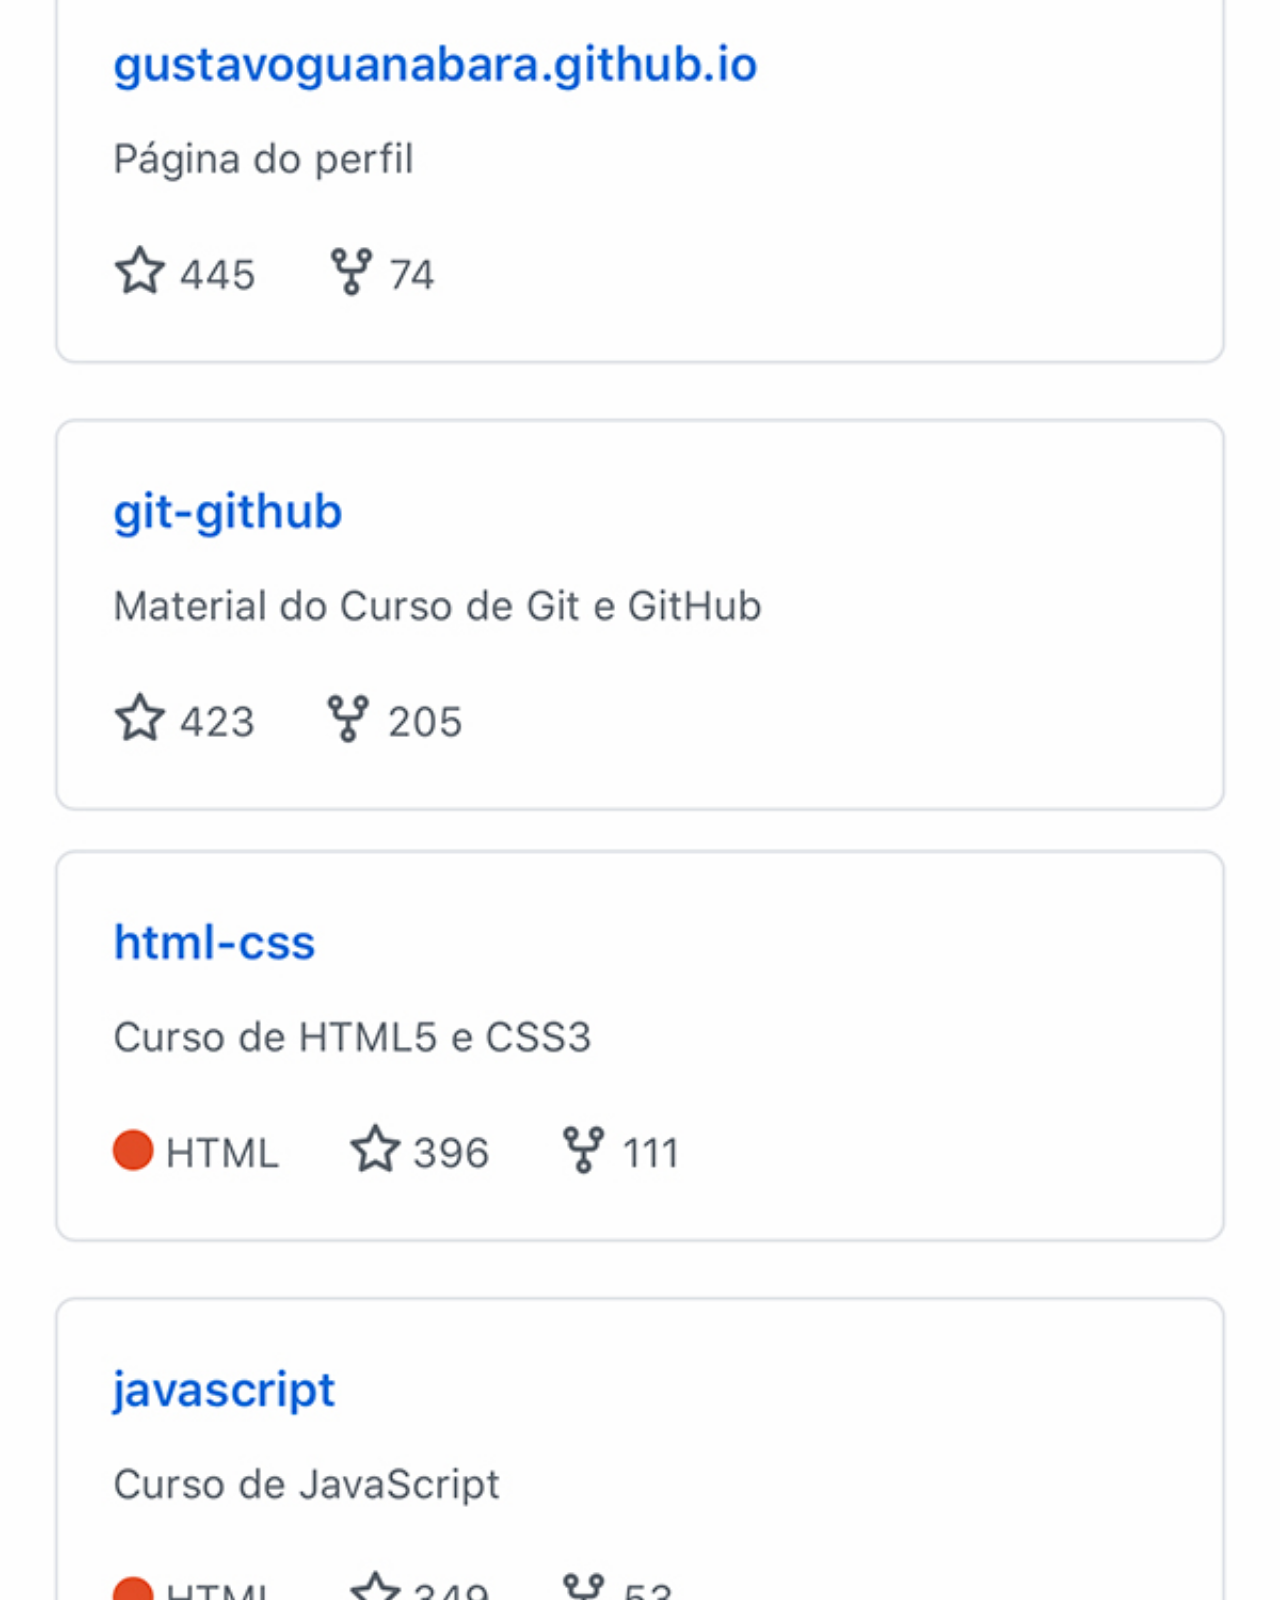
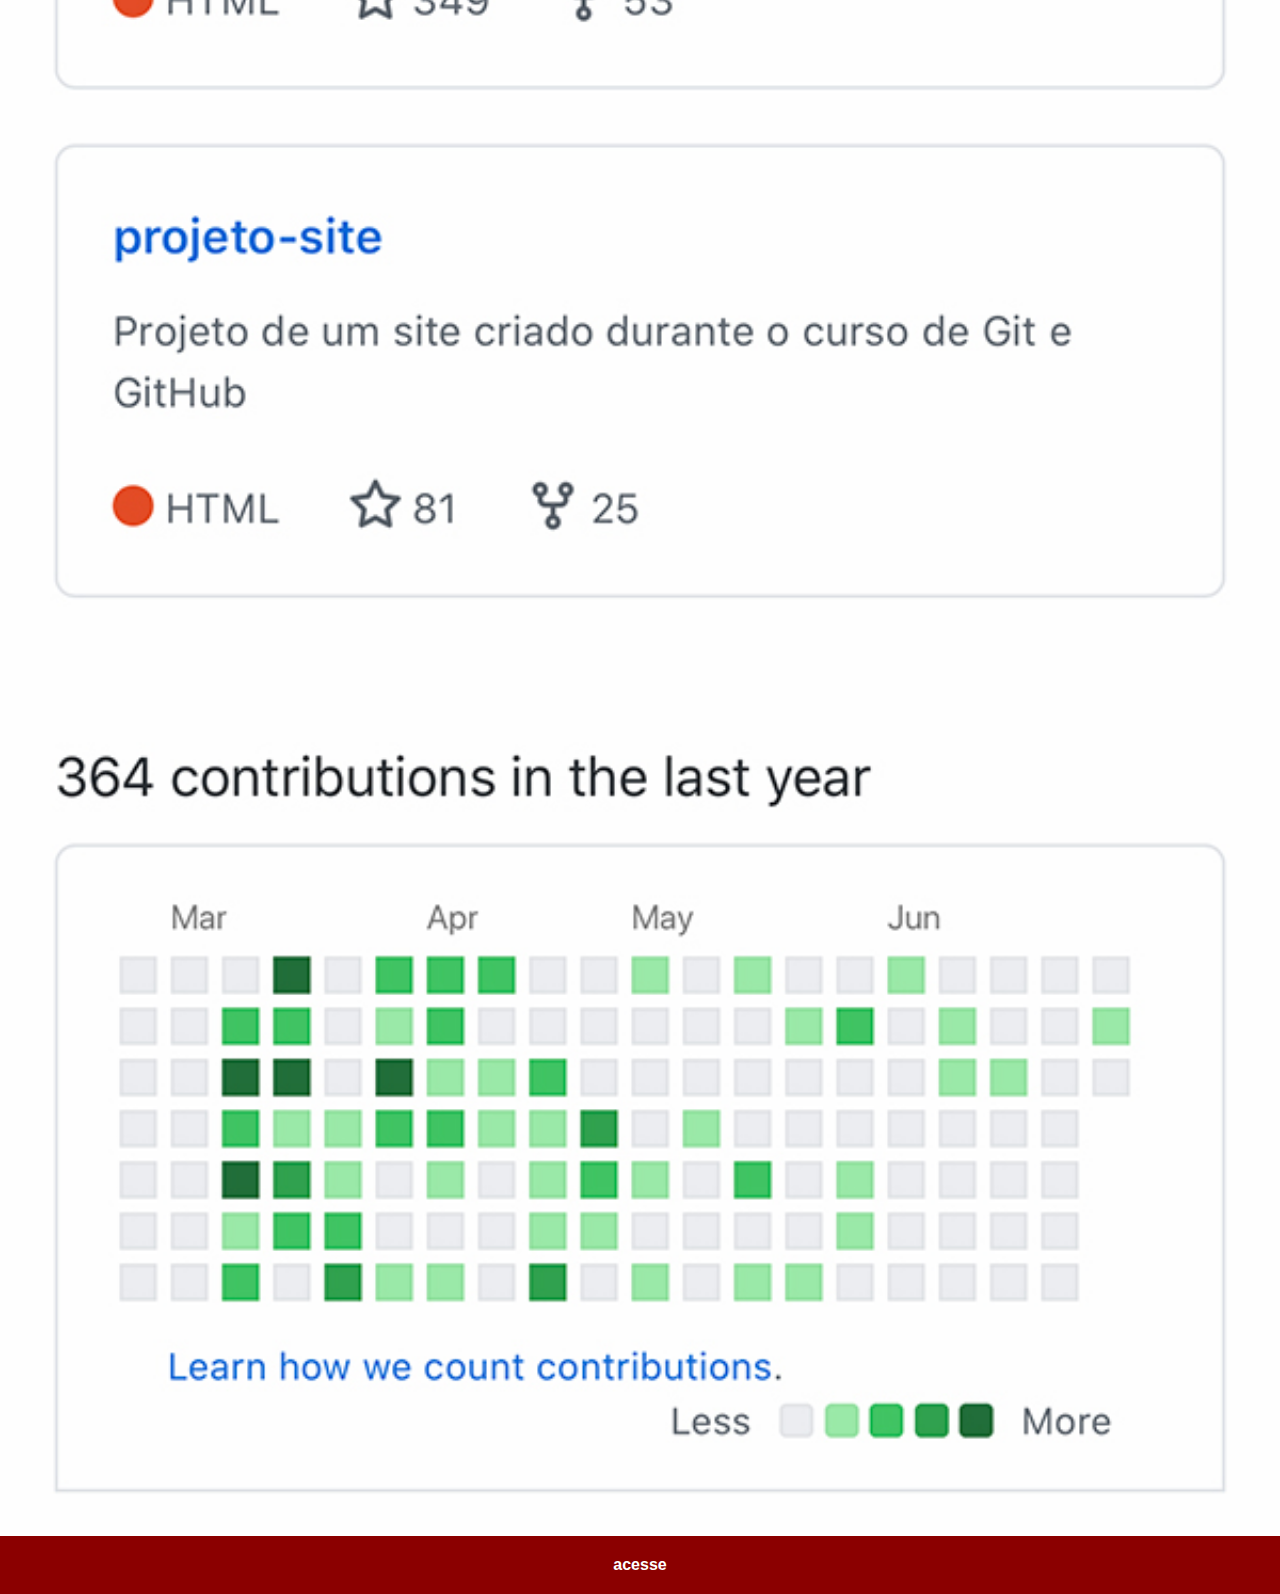
<file: DESAFIOS/Projeto Rede Social/github.html>
<!DOCTYPE html>
<html lang="pt-br">
<head>
    <meta charset="UTF-8">
    <meta http-equiv="X-UA-Compatible" content="IE=edge">
    <meta name="viewport" content="width=device-width, initial-scale=1.0">
    <title>GitHub</title>
    <link rel="stylesheet" href="estilos/social.css">
</head>
<body>
<img src="imagens/tela-github.jpg" alt="GitHub">

<a href="https://github.com/LuisGust-dev">acesse</a>

    
</body>
</html>
</file>
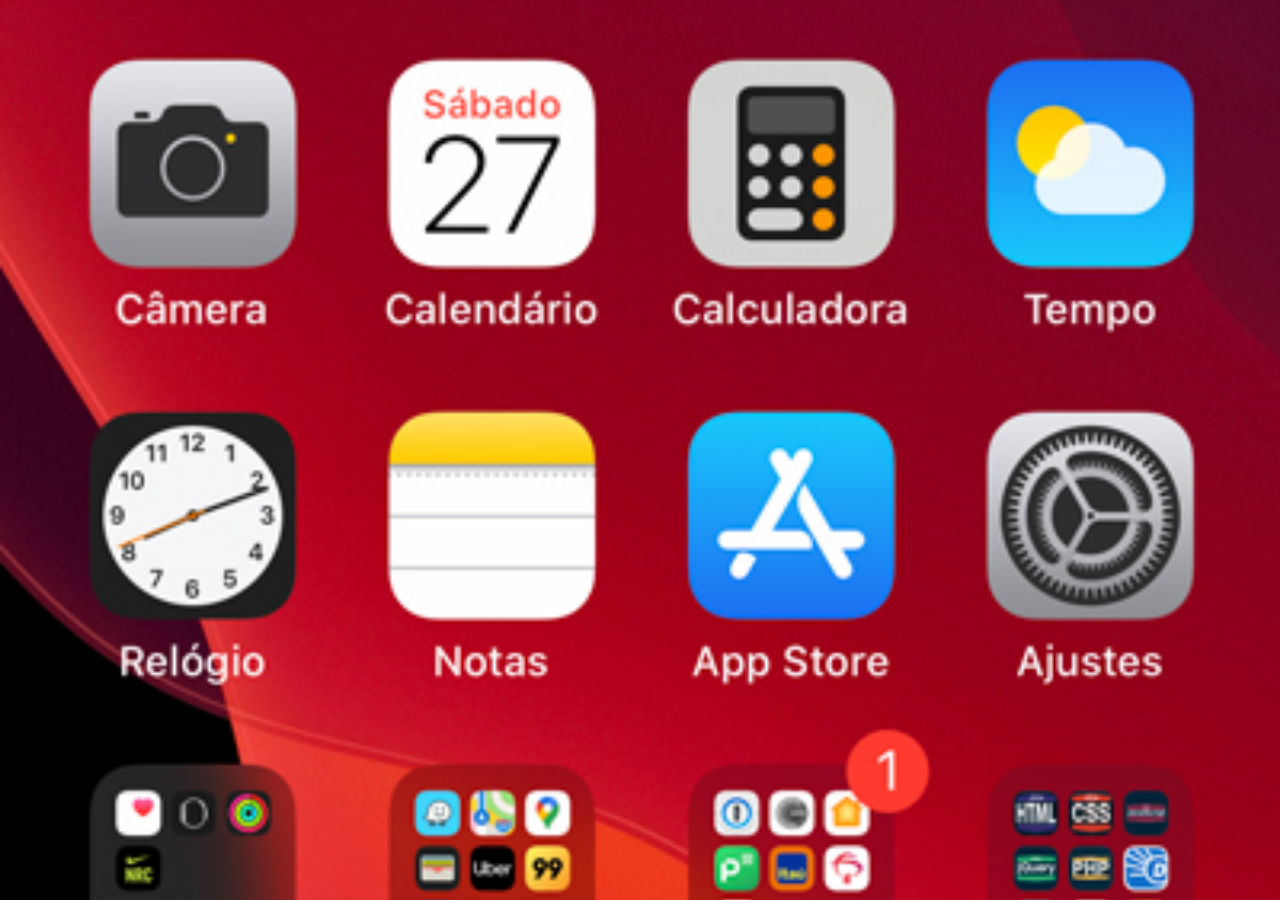
<file: DESAFIOS/Projeto Rede Social/home.html>
<!DOCTYPE html>
<html lang="pt-br">
<head>
    <meta charset="UTF-8">
    <meta http-equiv="X-UA-Compatible" content="IE=edge">
    <meta name="viewport" content="width=device-width, initial-scale=1.0">
    <title>Home</title>
    <style>

        *{
            margin: 0px;
            padding: 0px;
        }

        body{
            width: 100vw;
            height: 100vh;
            background: black url(imagens/tela-home.jpg) no-repeat top center ;
            background-size: cover;
           
        }
    </style>
</head>
<body>
    
</body>
</html>
</file>
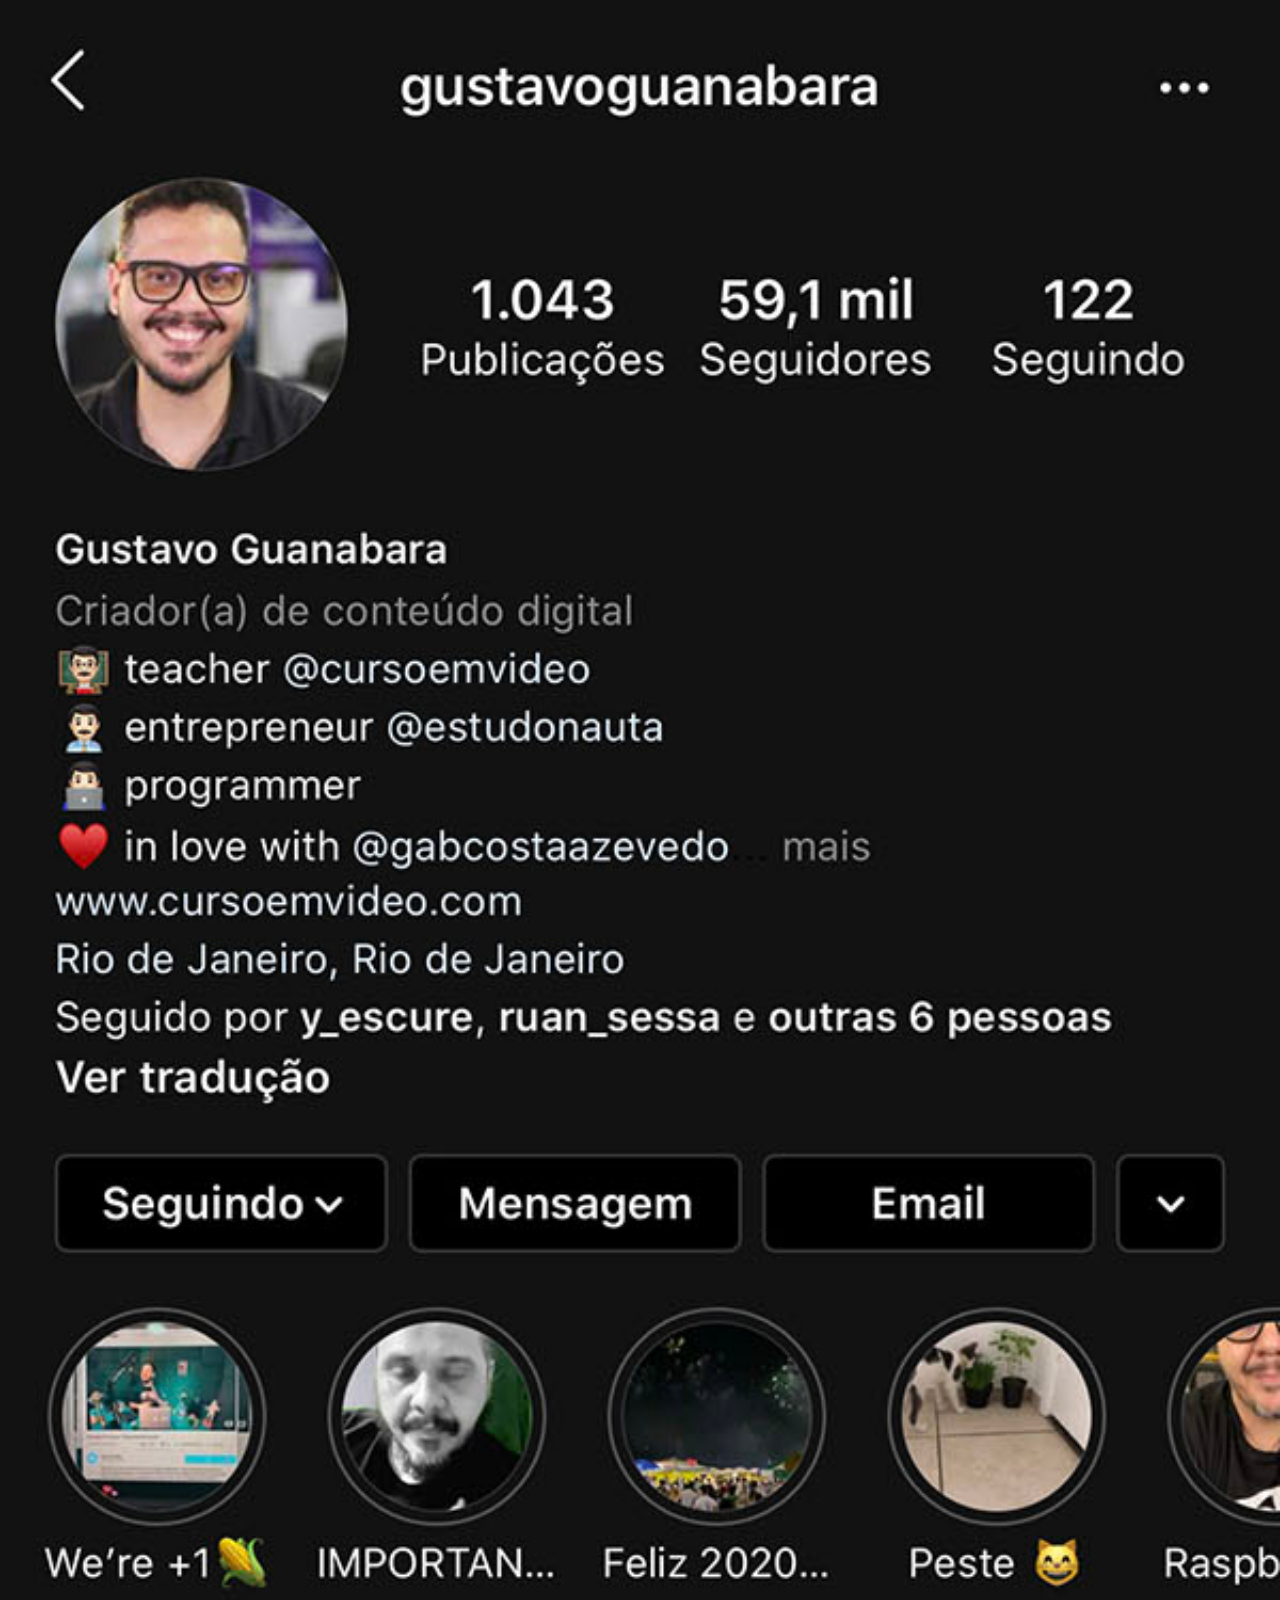
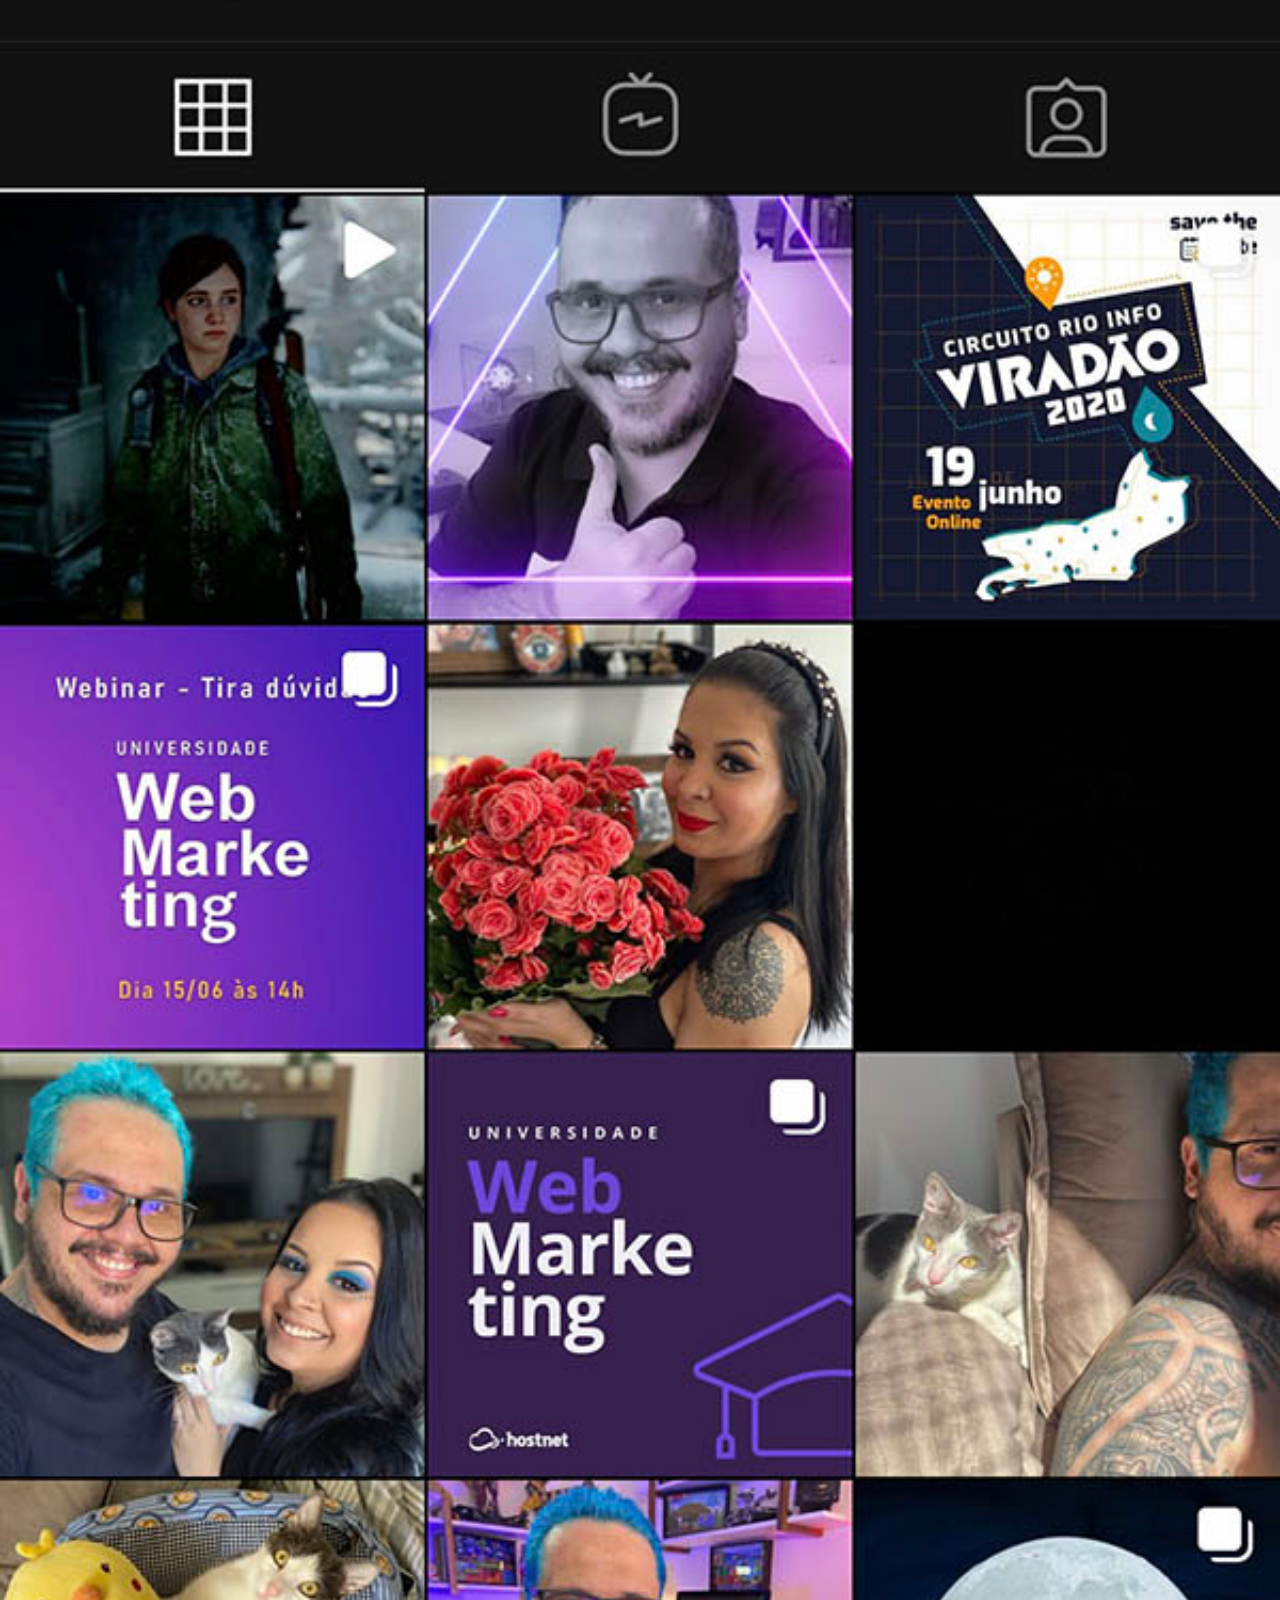
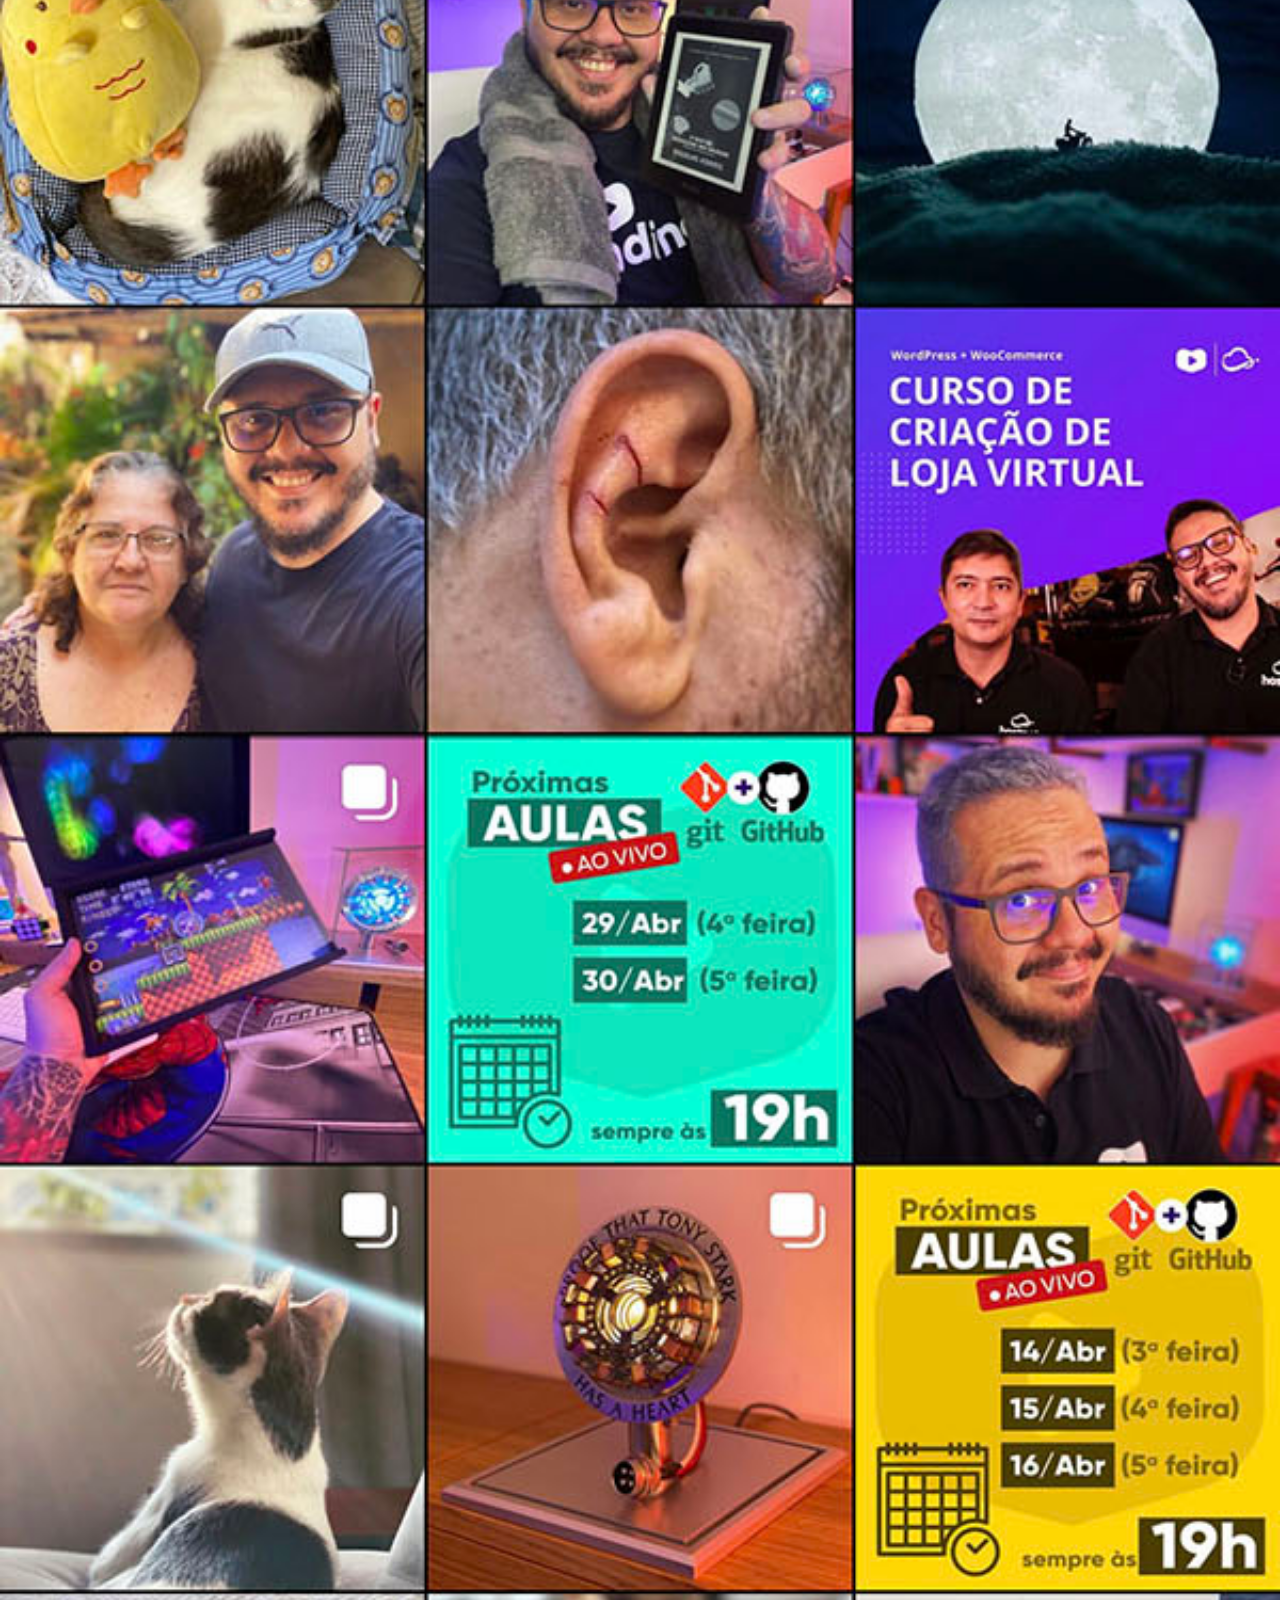
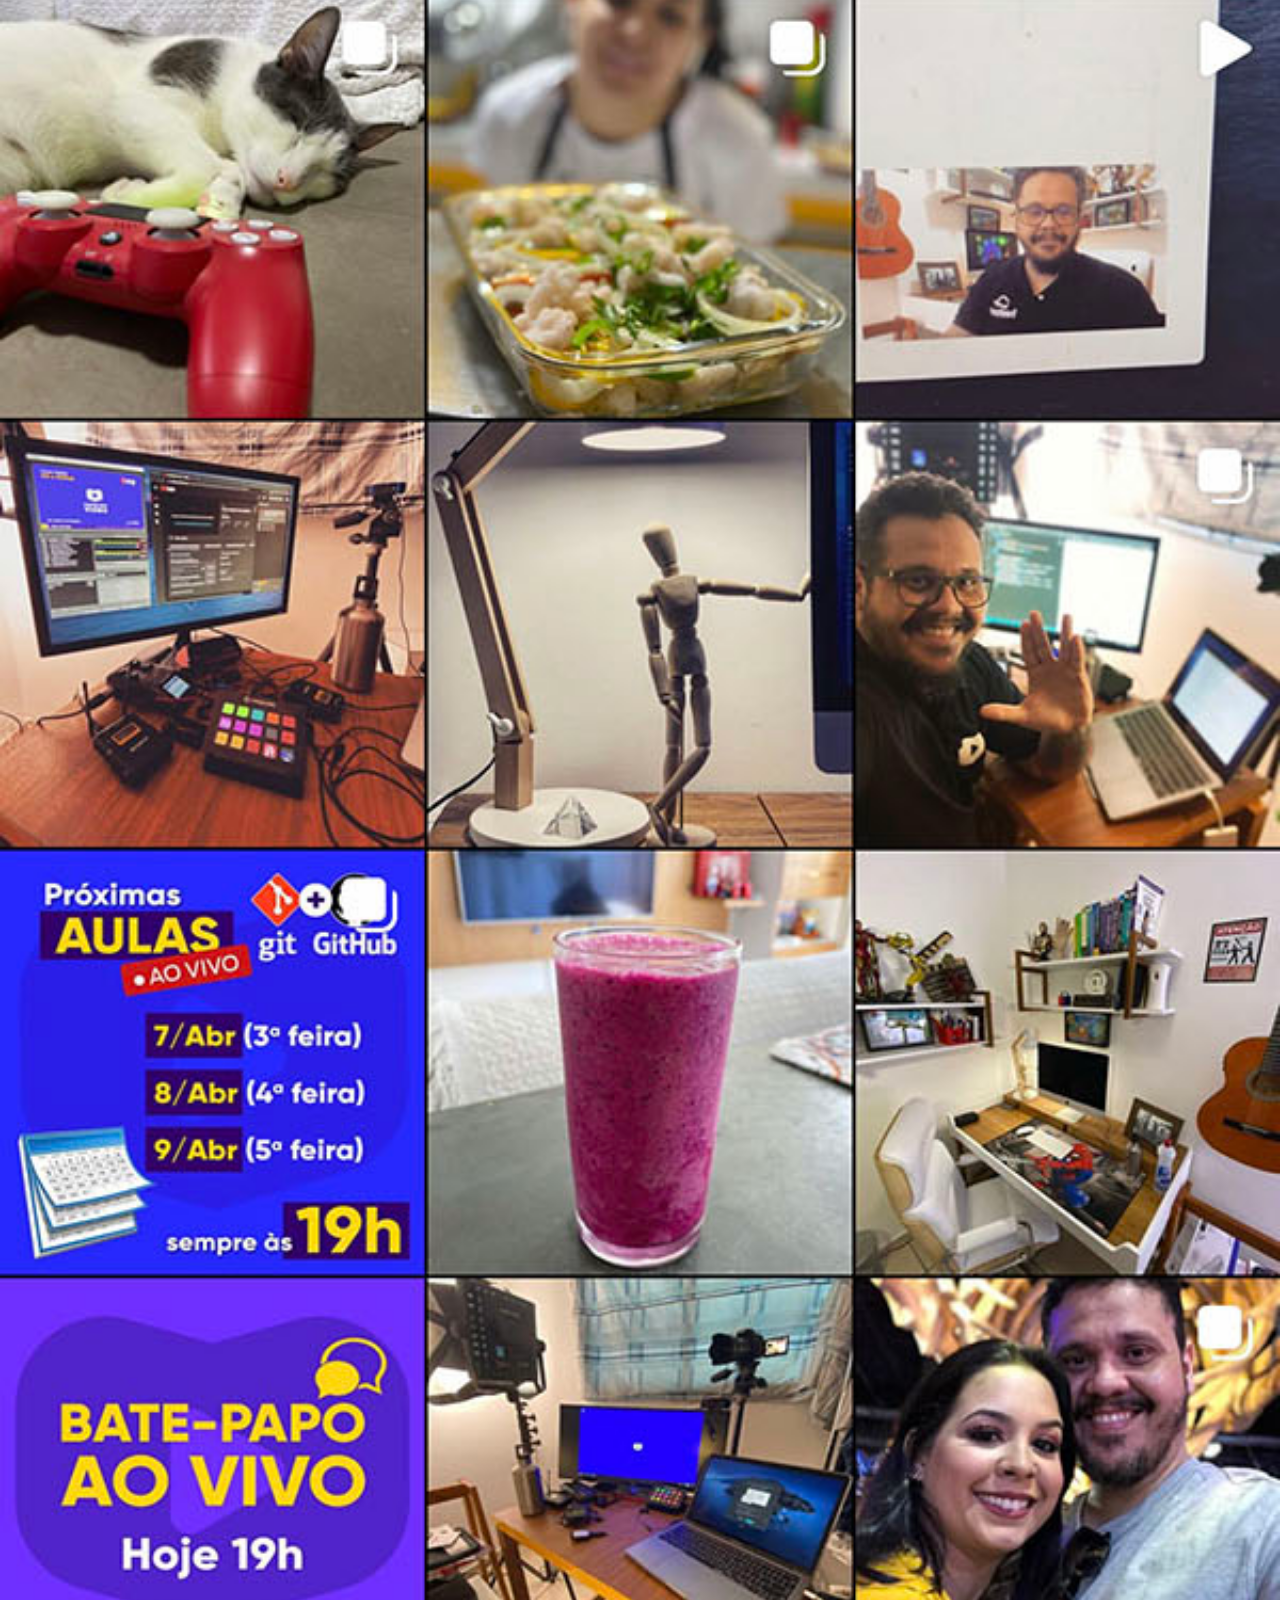
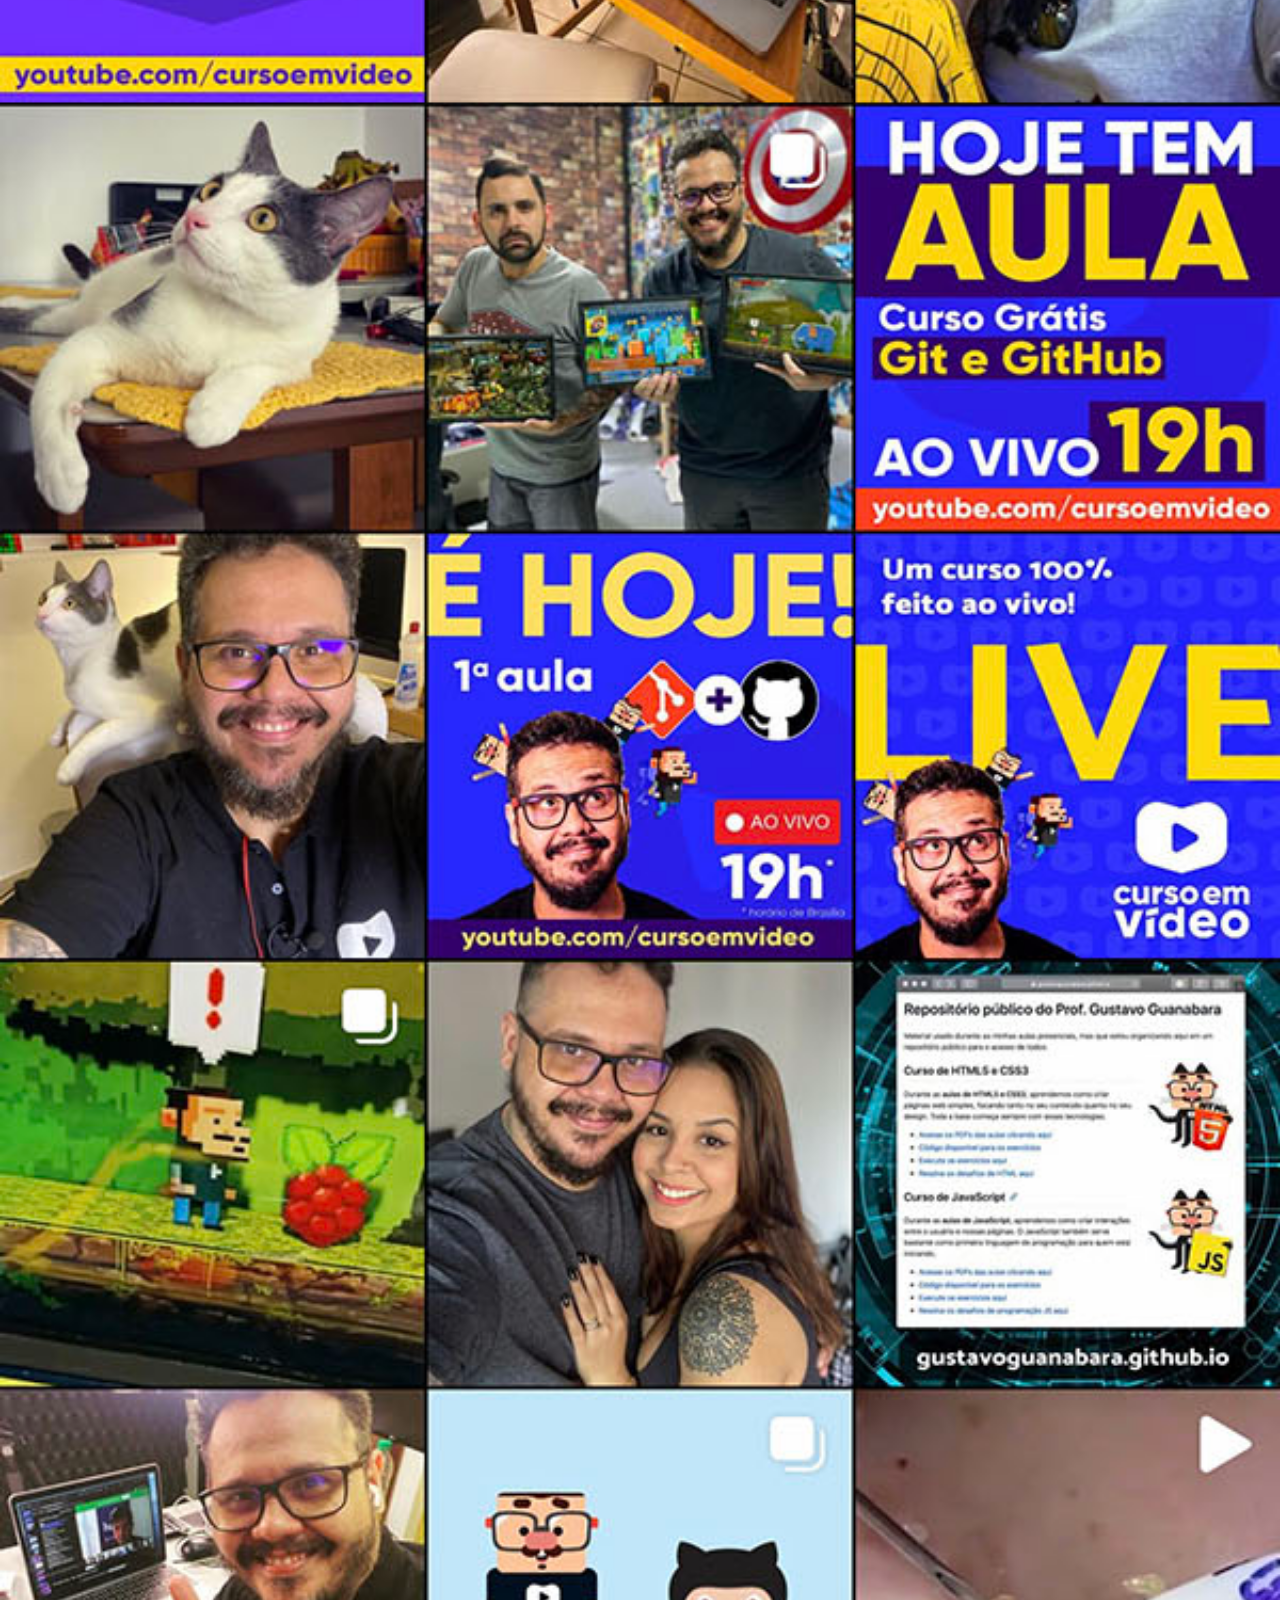
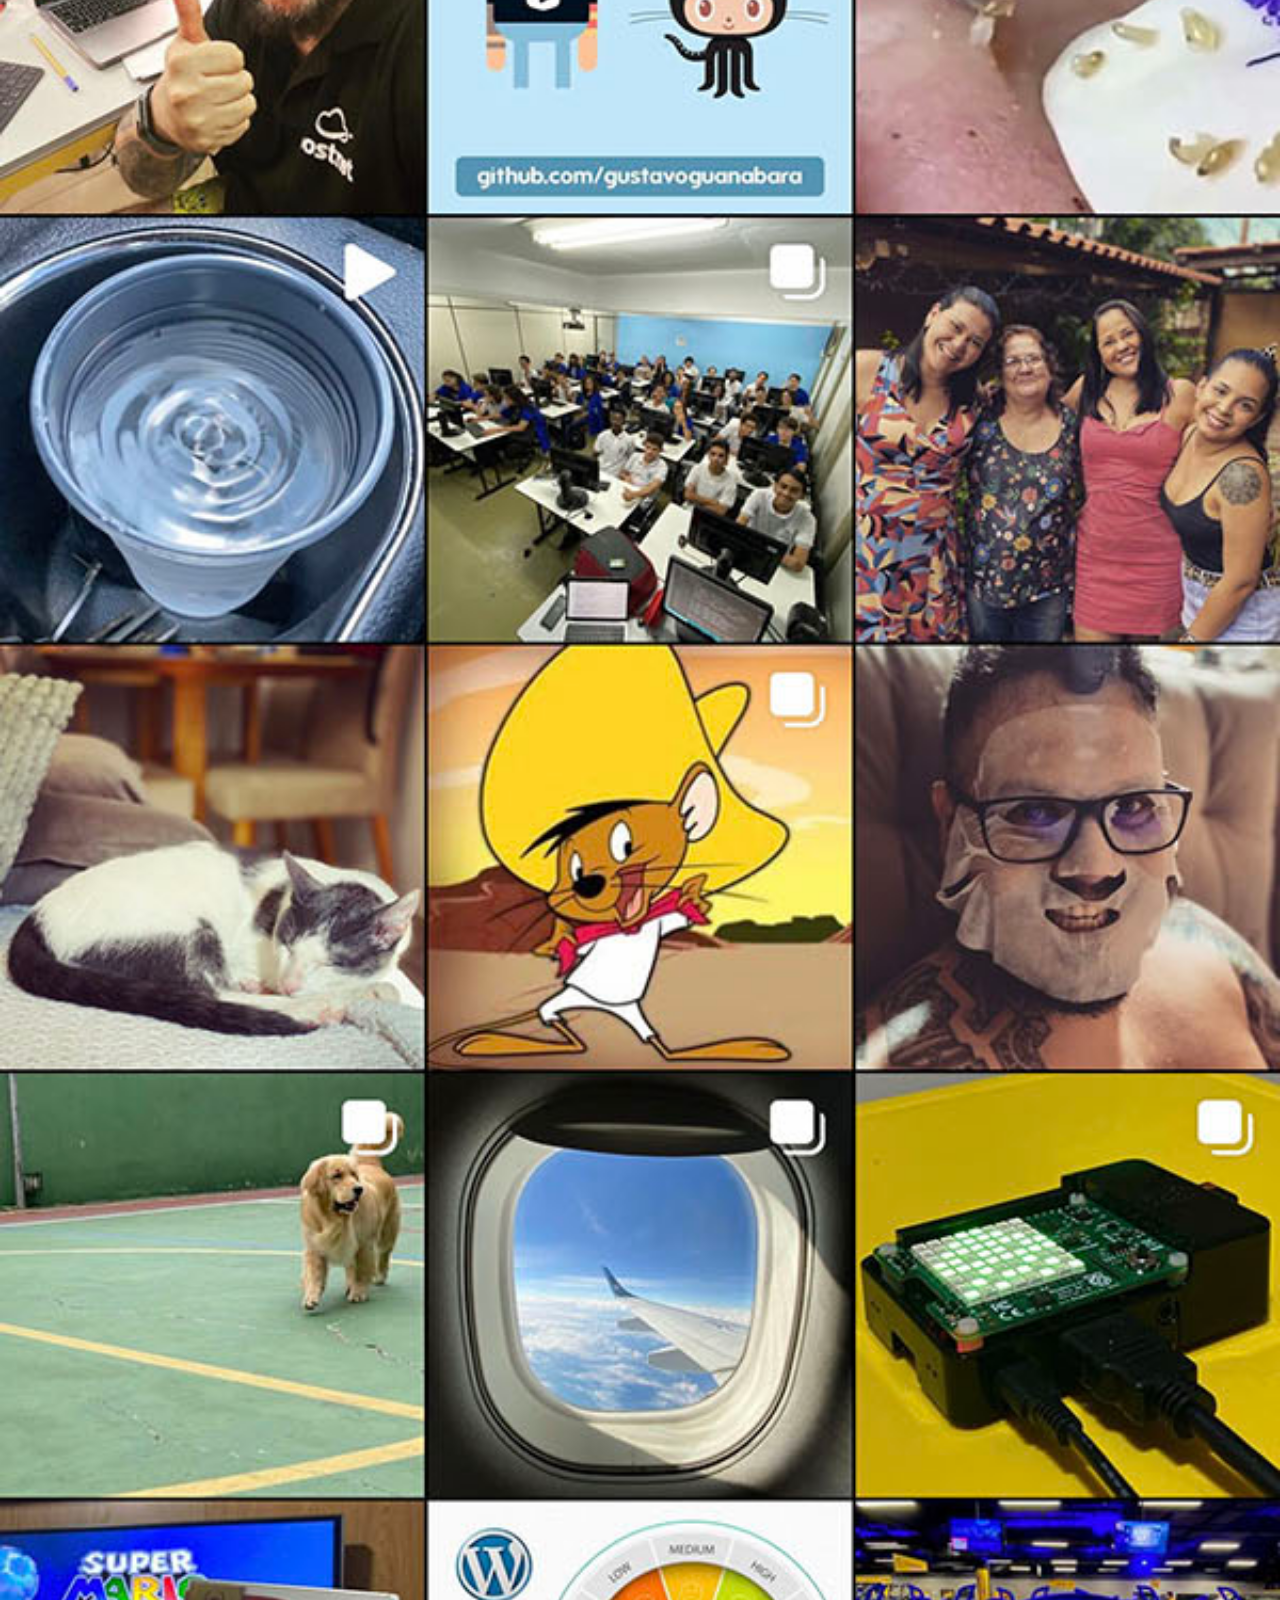
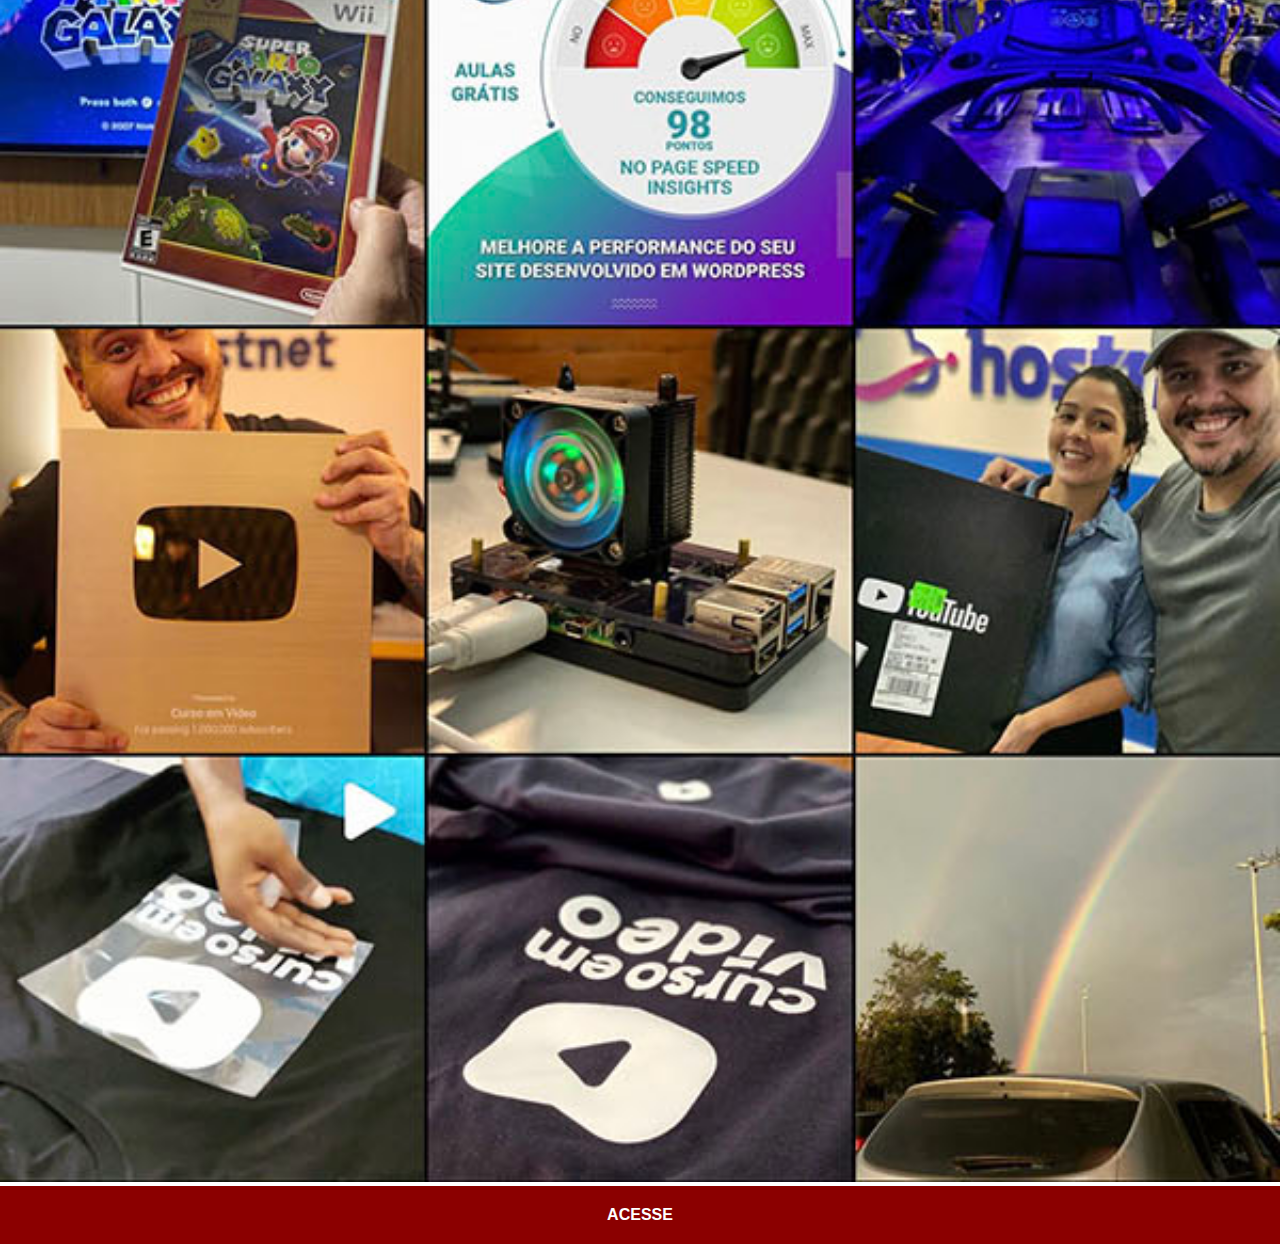
<file: DESAFIOS/Projeto Rede Social/instagram.html>
<!DOCTYPE html>
<html lang="pt-br">
<head>
    <meta charset="UTF-8">
    <meta http-equiv="X-UA-Compatible" content="IE=edge">
    <meta name="viewport" content="width=device-width, initial-scale=1.0">
    <title>Instagram</title>
    <link rel="stylesheet" href="estilos/social.css">
</head>
<body>
    <img src="imagens/tela-instagram.jpg" alt="Instagram">

    <a href="https://www.instagram.com/stories/highlights/18175894336083905/">ACESSE</a>
</body>
</html>
</file>
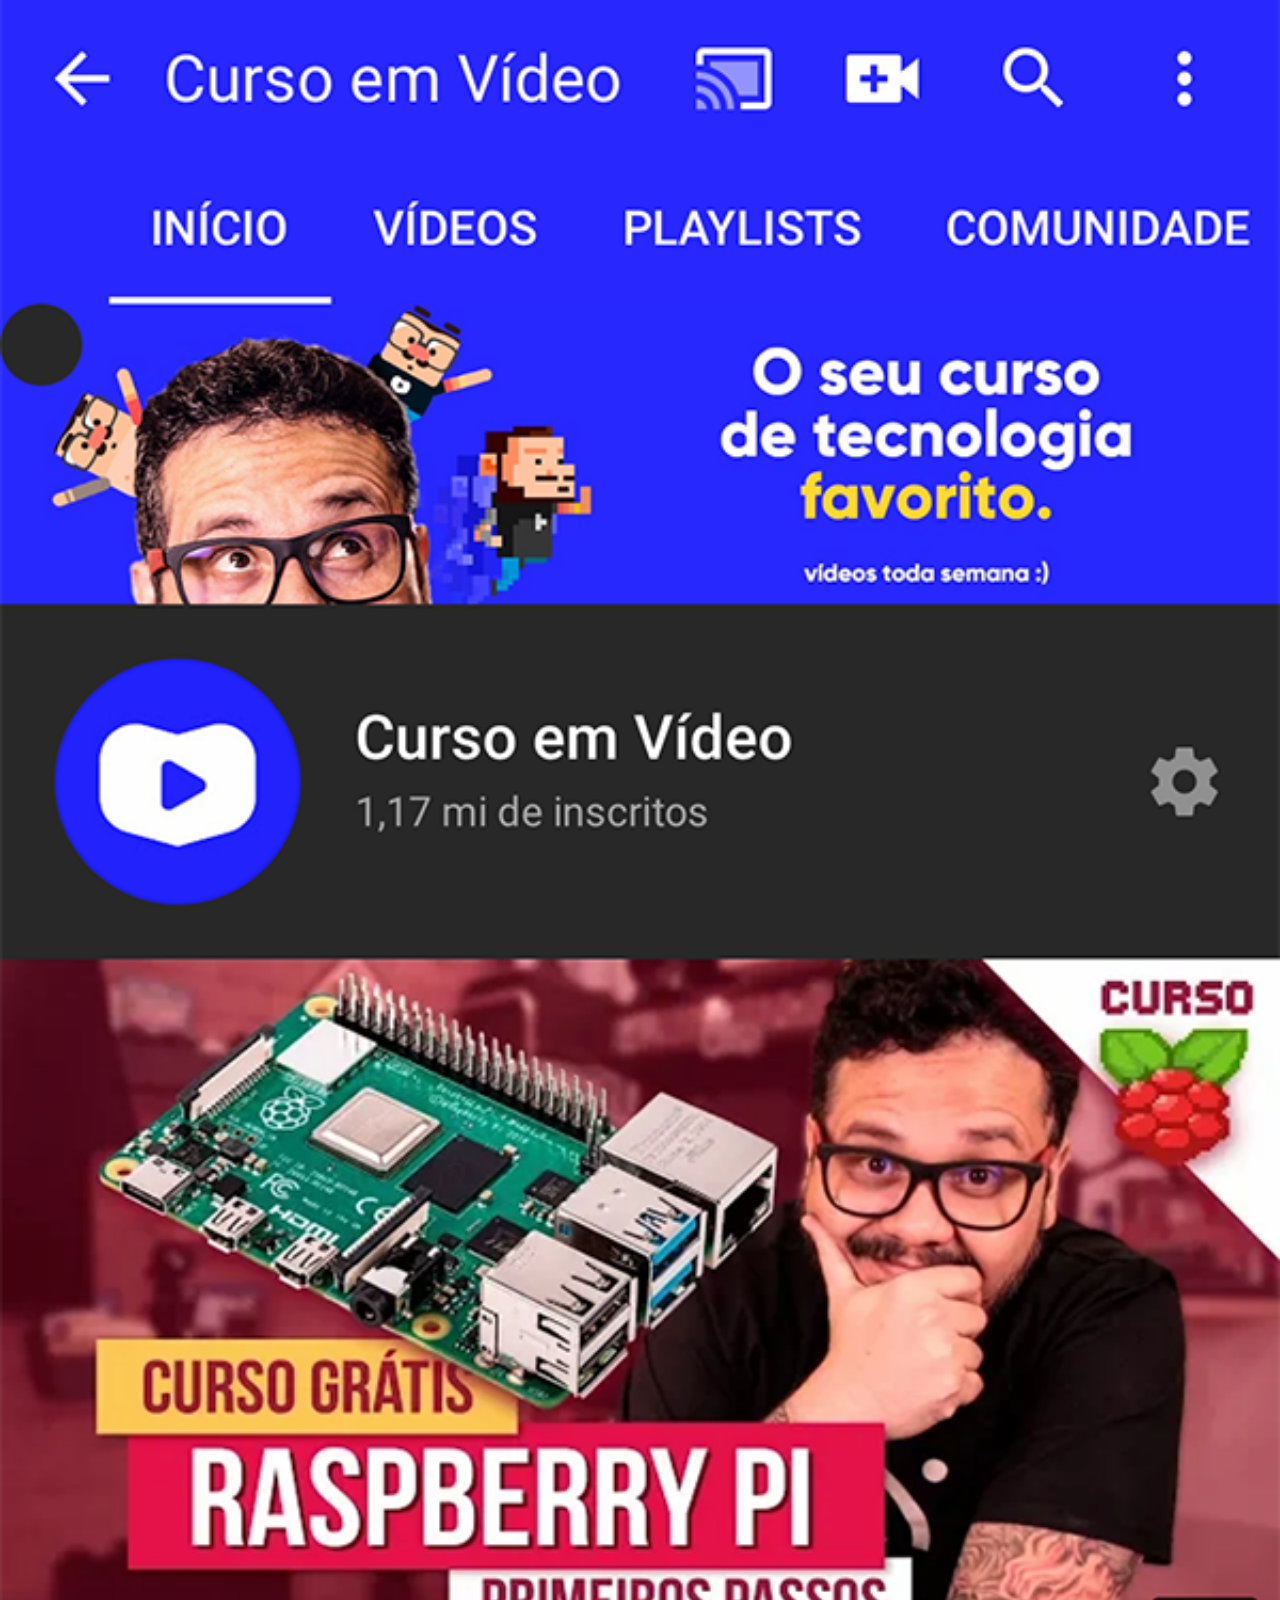
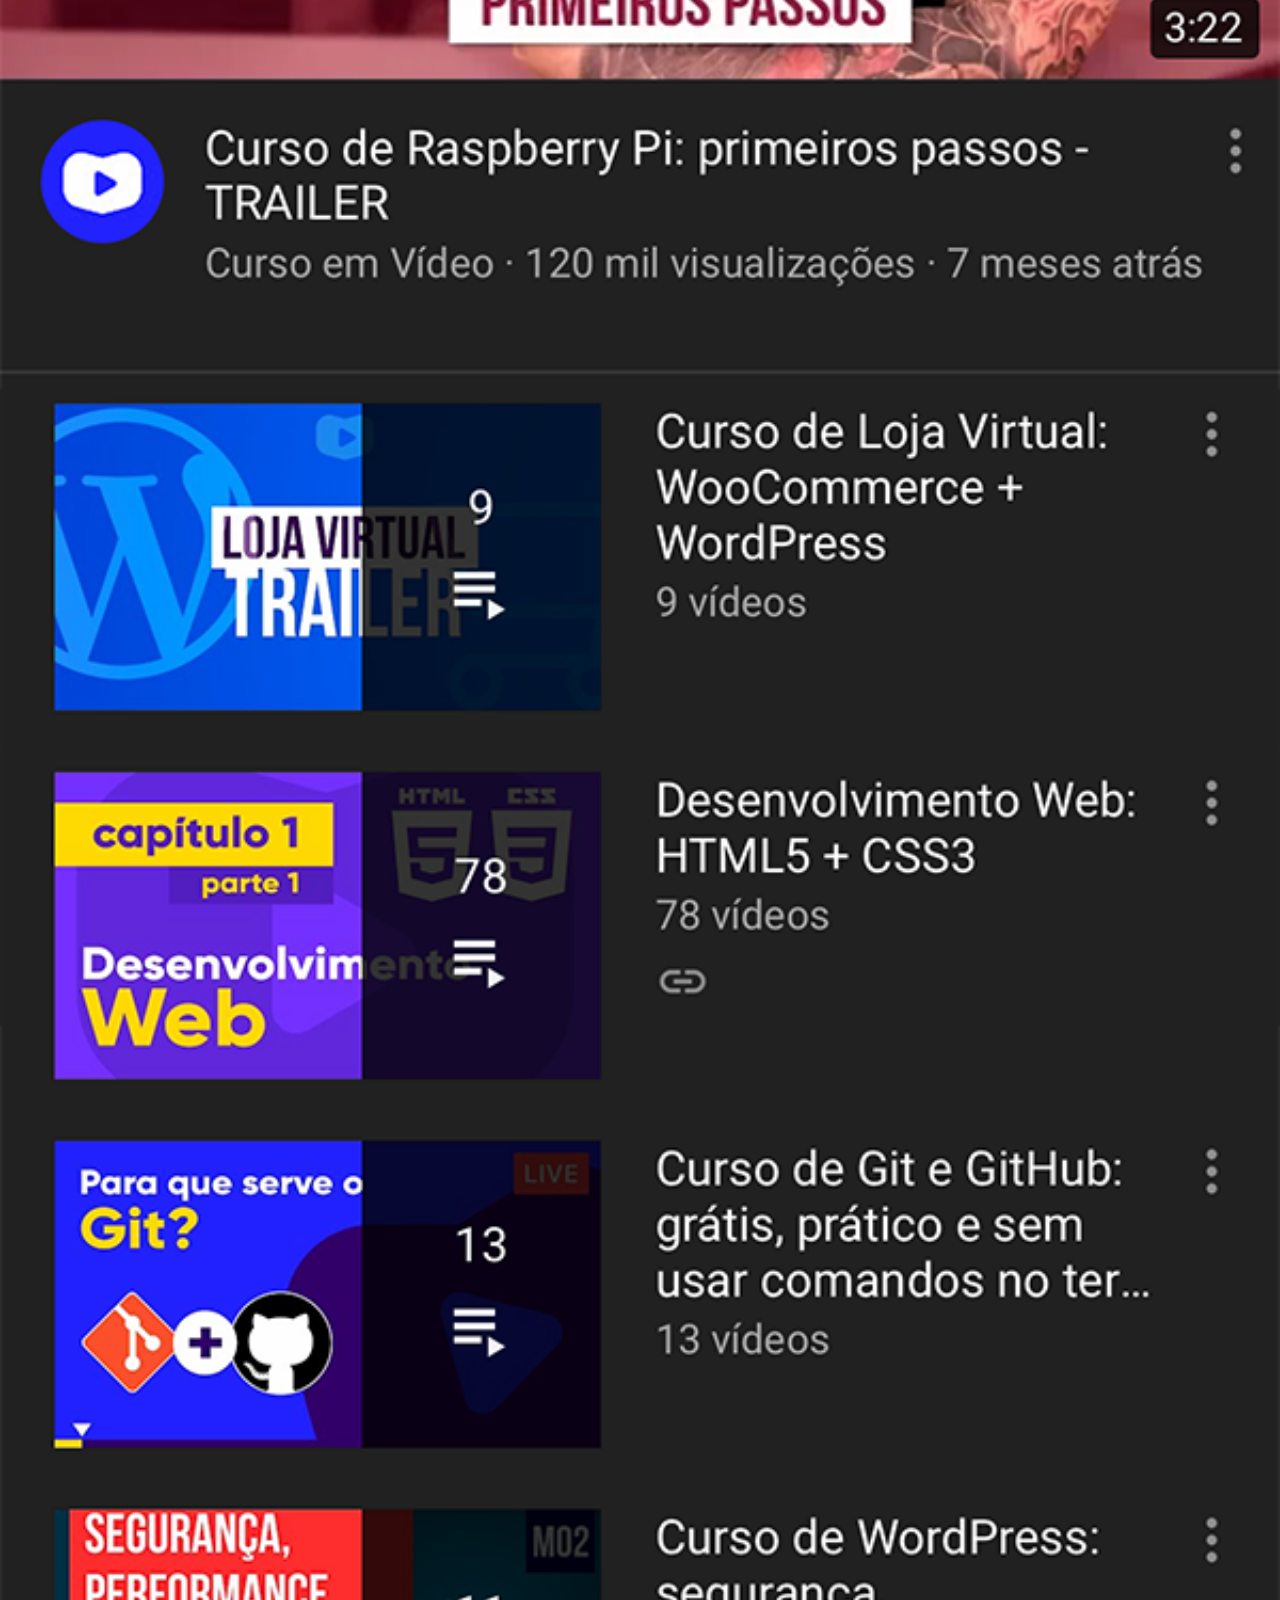
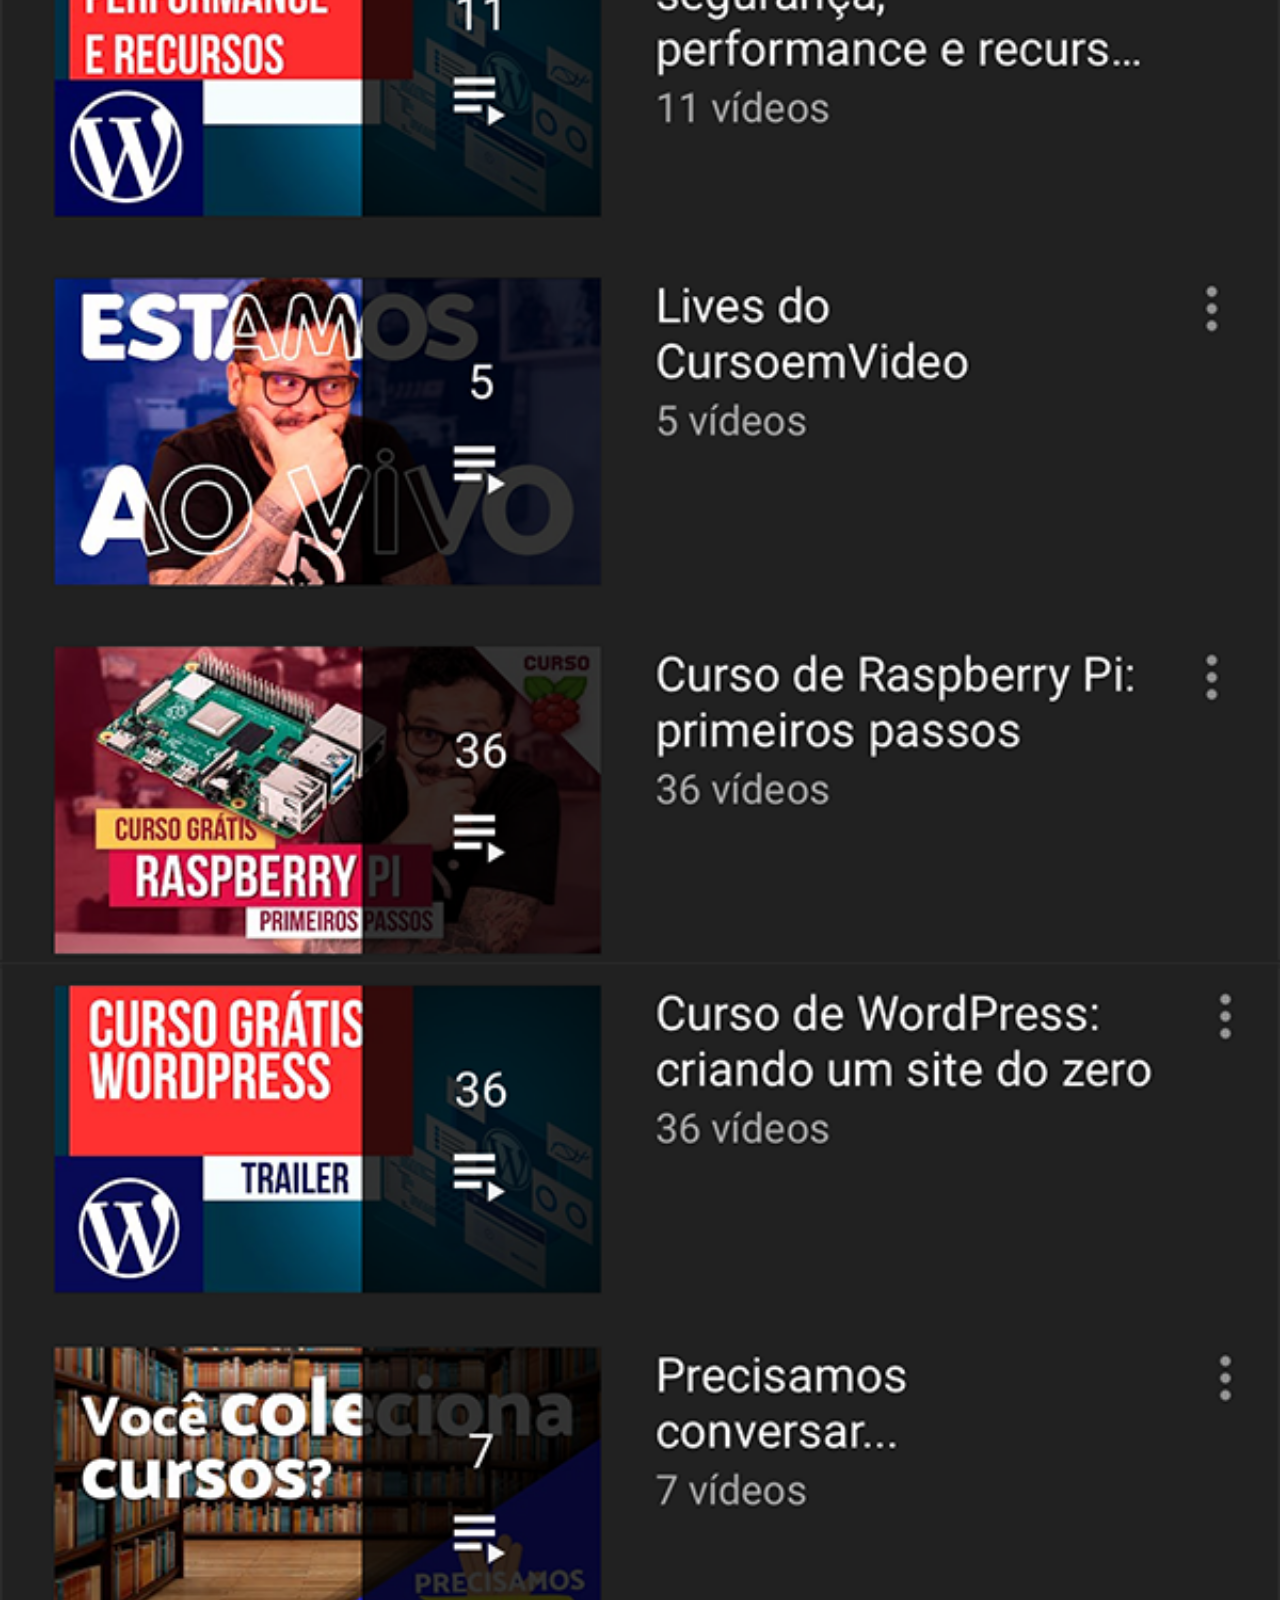
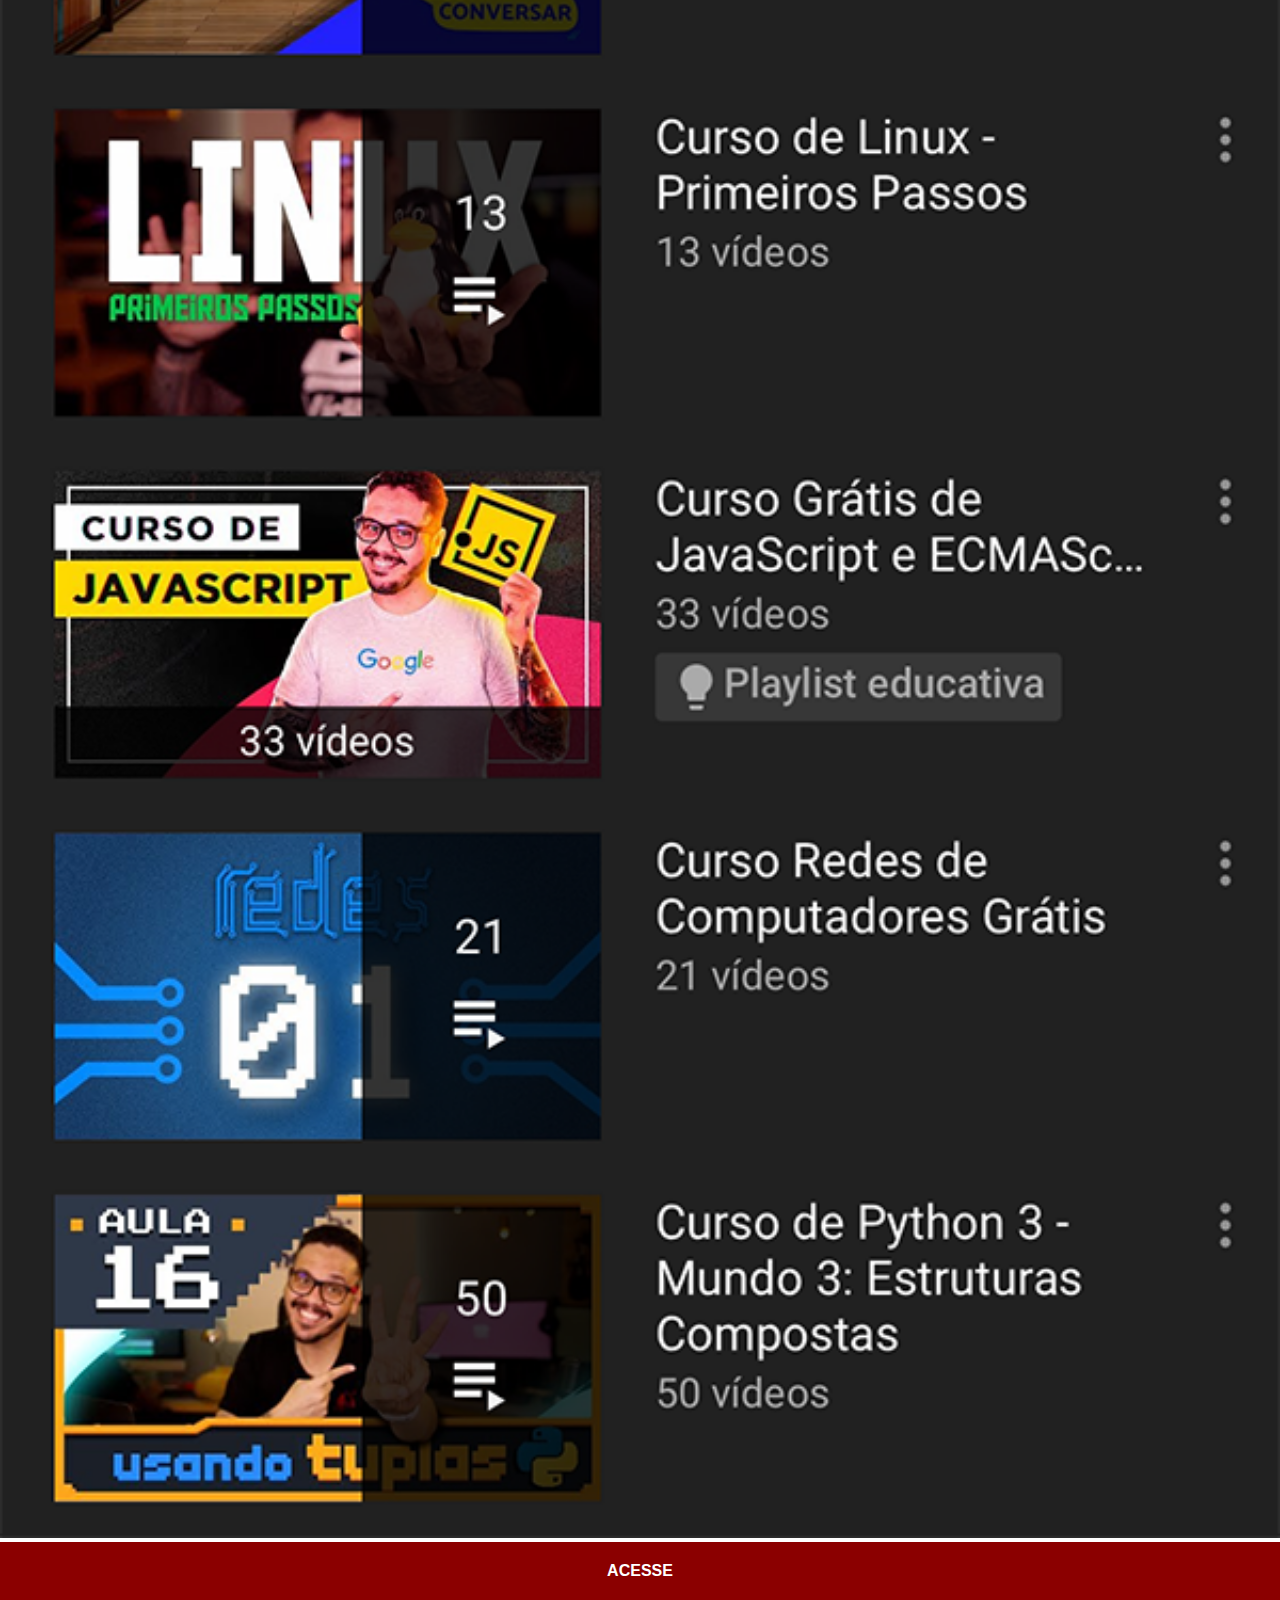
<file: DESAFIOS/Projeto Rede Social/youtube.html>
<!DOCTYPE html>
<html lang="pt-br">
<head>
    <meta charset="UTF-8">
    <meta http-equiv="X-UA-Compatible" content="IE=edge">
    <meta name="viewport" content="width=device-width, initial-scale=1.0">
    <title>youtube</title>
   <link rel="stylesheet" href="estilos/social.css">
</head>
<body>
    
<img src="imagens/tela-youtube.png" alt="Youtube">
<a href="https://www.youtube.com/cursoemvideo" target="_blank">ACESSE</a>


</body>
</html>
</file>
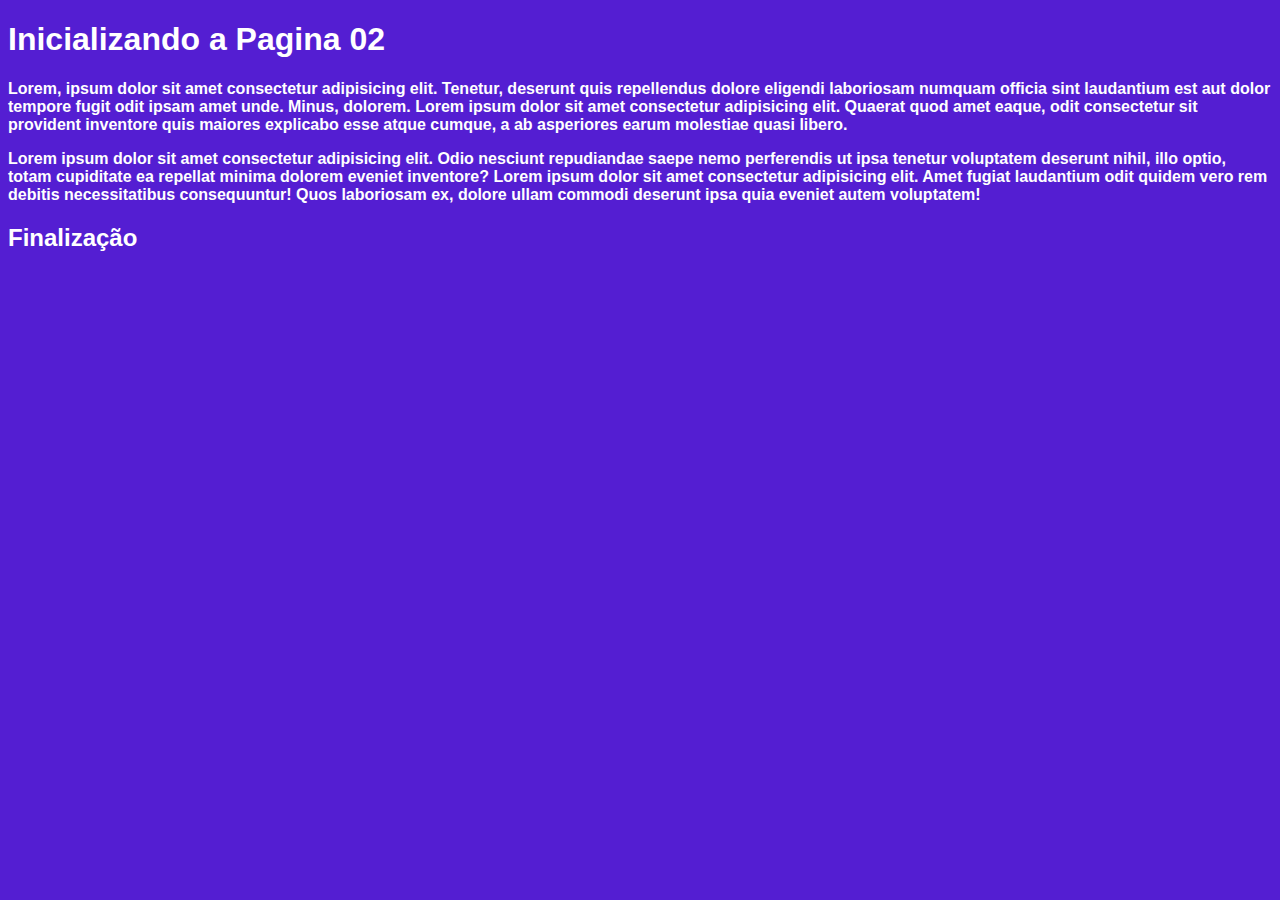
<file: EXERCICIOS/Paginas extras/pag03.html>
<!DOCTYPE html>
<html lang="en">
<head>
    <meta charset="UTF-8">
    <meta http-equiv="X-UA-Compatible" content="IE=edge">
    <meta name="viewport" content="width=device-width, initial-scale=1.0">
    <title>Document</title>
    <style>

body{
            background-color: rgb(84, 30, 210);
            color: white;
            font-family: Arial, Helvetica, sans-serif;
            font-weight: bolder;
        }
    </style>
</head>
<body>
    
    <h1>Inicializando a Pagina 02</h1>
    <p>Lorem, ipsum dolor sit amet consectetur adipisicing elit. Tenetur, deserunt quis repellendus dolore eligendi laboriosam numquam officia sint laudantium est aut dolor tempore fugit odit ipsam amet unde. Minus, dolorem. Lorem ipsum dolor sit amet consectetur adipisicing elit. Quaerat quod amet eaque, odit consectetur sit provident inventore quis maiores explicabo esse atque cumque, a ab asperiores earum molestiae quasi libero.</p>

    <p>Lorem ipsum dolor sit amet consectetur adipisicing elit. Odio nesciunt repudiandae saepe nemo perferendis ut ipsa tenetur voluptatem deserunt nihil, illo optio, totam cupiditate ea repellat minima dolorem eveniet inventore? Lorem ipsum dolor sit amet consectetur adipisicing elit. Amet fugiat laudantium odit quidem vero rem debitis necessitatibus consequuntur! Quos laboriosam ex, dolore ullam commodi deserunt ipsa quia eveniet autem voluptatem!</p>
    <h2>Finalização</h2>
    
</body>
</html>
</file>
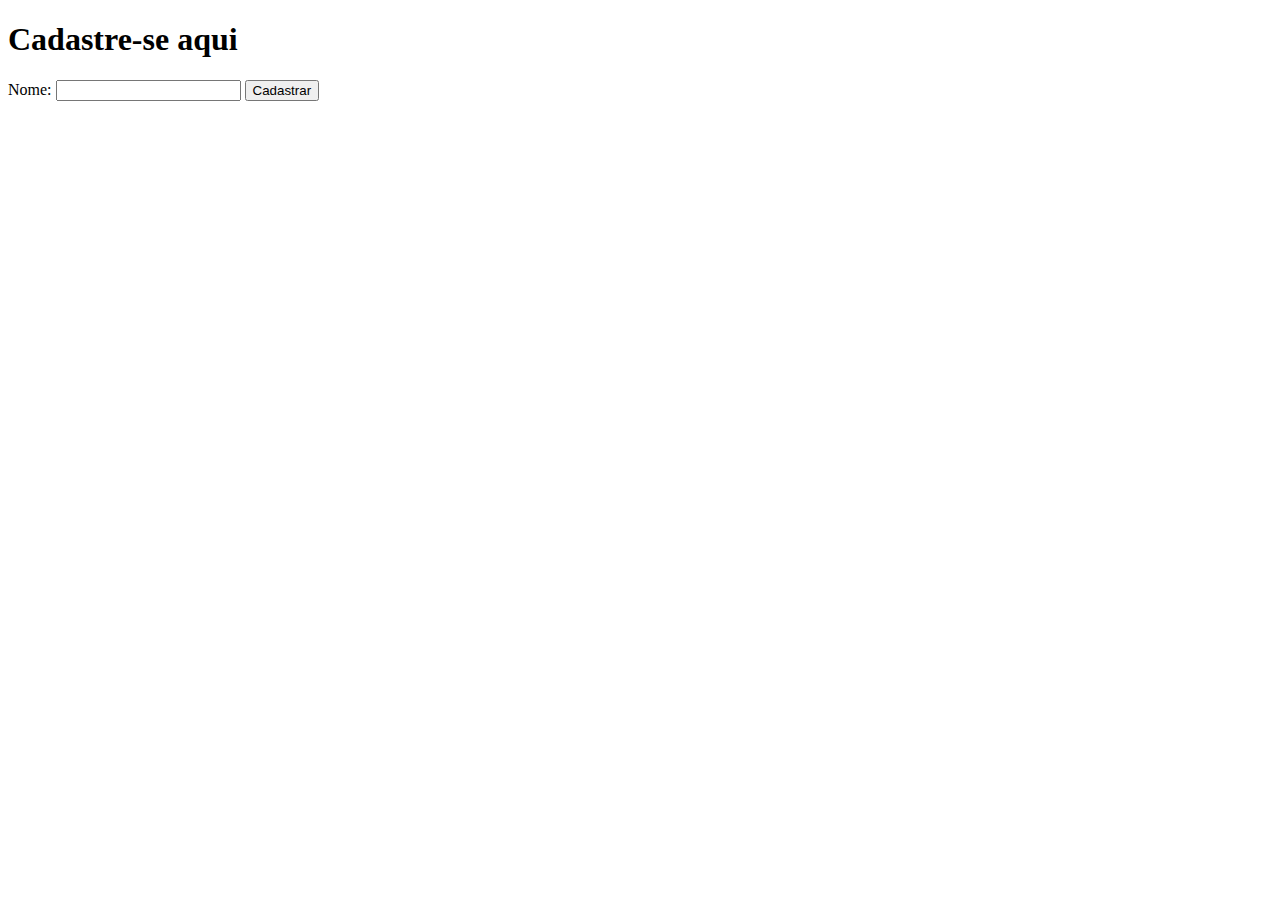
<file: EXERCICIOS/Paginas extras/pag04.html>
<!DOCTYPE html>
<html lang="pt-br">
<head>
    <meta charset="UTF-8">
    <meta http-equiv="X-UA-Compatible" content="IE=edge">
    <meta name="viewport" content="width=device-width, initial-scale=1.0">
    <title>Formulario</title>
</head>
<body>
    <h1>Cadastre-se aqui</h1>
    <form action="cadastro.php" method="get">
        <p>
            Nome:
            <input type="text" name="nome" id="nome">
            <input type="submit" value="Cadastrar">
        </p>
    </form>
</body>
</html>
</file>
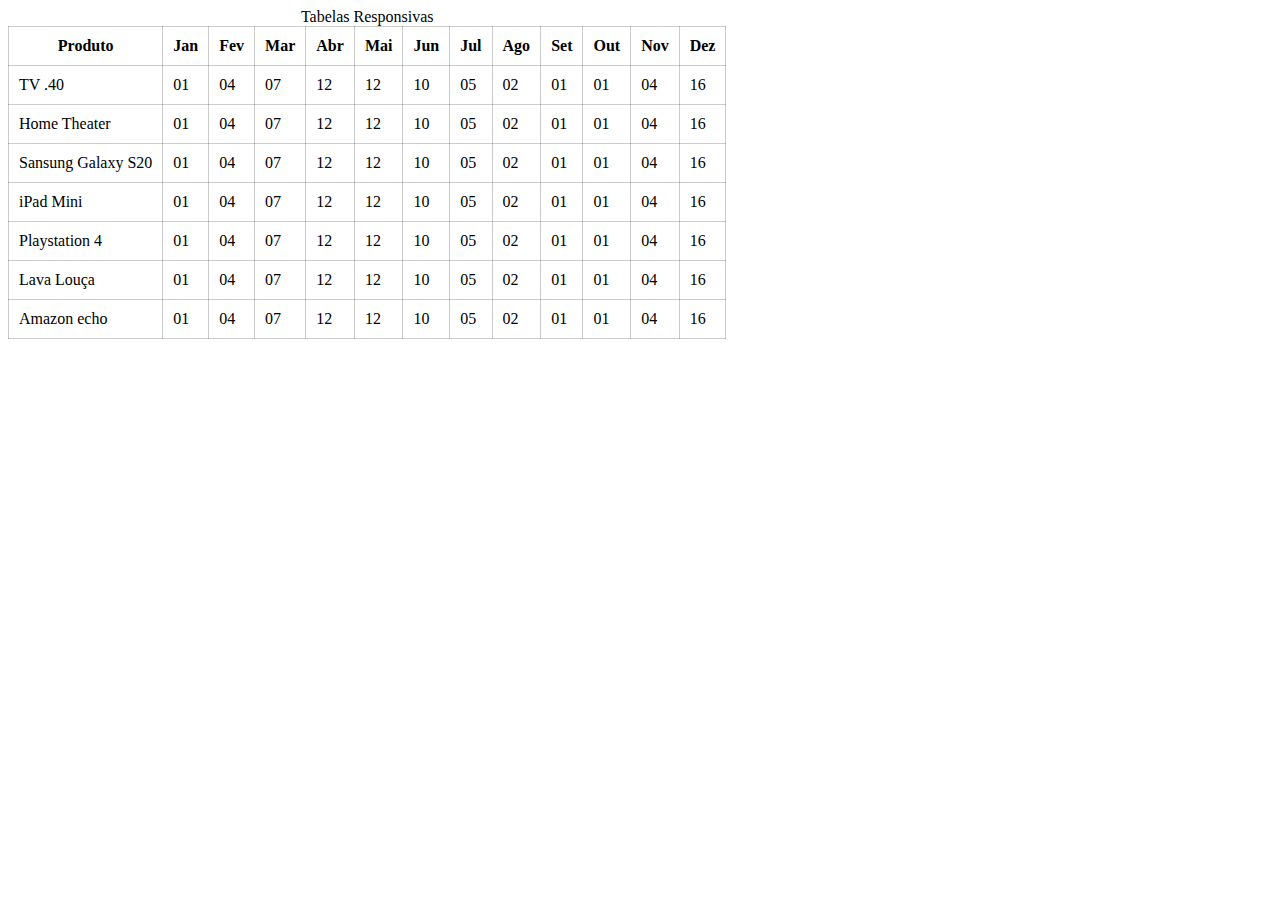
<file: EXERCICIOS/Paginas extras/pagteste.html>
<!DOCTYPE html>
<html lang="pt-br">
<head>
    <meta charset="UTF-8">
    <meta http-equiv="X-UA-Compatible" content="IE=edge">
    <meta name="viewport" content="width=device-width, initial-scale=1.0">
    <title>PAgina teste</title>

    <style>
       
        table{
         border-collapse: collapse;
         border: 1px solid black;
        }
        
        tr,th,td{
             border: 1px solid rgba(0, 0, 0, 0.199);
     padding: 10px;
         }
 
 
         div#container{
             overflow-x: auto;
             background-size:auto ;
         }
     </style>
</head>
<body>
    <table>
        <caption>Tabelas Responsivas</caption>
        <thead>
            <tr>
            <th>Produto</th>
            <th>Jan</th>
            <th>Fev</th>
            <th>Mar</th>
            <th>Abr</th>
            <th>Mai</th>
            <th>Jun</th>
            <th>Jul</th>
            <th>Ago</th>
            <th>Set</th>
            <th>Out</th>
            <th>Nov</th>
            <th>Dez</th>
            </tr>
        </thead>
        <tbody>
    <tr>
    <td>TV .40</td>
    <td>01</td>
    <td>04</td>
    <td>07</td>
    <td>12</td>
    <td>12</td>
    <td>10</td>
    <td>05</td>
    <td>02</td>
    <td>01</td>
    <td>01</td>
    <td>04</td>
    <td>16</td>
    </tr>
    <tr>
    <td>Home Theater</td>
    <td>01</td>
    <td>04</td>
    <td>07</td>
    <td>12</td>
    <td>12</td>
    <td>10</td>
    <td>05</td>
    <td>02</td>
    <td>01</td>
    <td>01</td>
    <td>04</td>
    <td>16</td>
    </tr>
    <tr>
    <td>Sansung Galaxy S20</td>
    <td>01</td>
    <td>04</td>
    <td>07</td>
    <td>12</td>
    <td>12</td>
    <td>10</td>
    <td>05</td>
    <td>02</td>
    <td>01</td>
    <td>01</td>
    <td>04</td>
    <td>16</td>
    </tr>
    <tr>
    <td>iPad Mini</td>
    <td>01</td>
    <td>04</td>
    <td>07</td>
    <td>12</td>
    <td>12</td>
    <td>10</td>
    <td>05</td>
    <td>02</td>
    <td>01</td>
    <td>01</td>
    <td>04</td>
    <td>16</td>
    </tr>
       <tr>
    <td>Playstation 4</td>
    <td>01</td>
    <td>04</td>
    <td>07</td>
    <td>12</td>
    <td>12</td>
    <td>10</td>
    <td>05</td>
    <td>02</td>
    <td>01</td>
    <td>01</td>
    <td>04</td>
    <td>16</td>
       </tr>         
    <tr>
    <td>Lava Louça</td>
    <td>01</td>
    <td>04</td>
    <td>07</td>
    <td>12</td>
    <td>12</td>
    <td>10</td>
    <td>05</td>
    <td>02</td>
    <td>01</td>
    <td>01</td>
    <td>04</td>
    <td>16</td>
    </tr>
    <tr>
    <td>Amazon echo</td>
    <td>01</td>
    <td>04</td>
    <td>07</td>
    <td>12</td>
    <td>12</td>
    <td>10</td>
    <td>05</td>
    <td>02</td>
    <td>01</td>
    <td>01</td>
    <td>04</td>
    <td>16</td>
    </tr>
        </tbody>
    </table>

</body>
</html>
</file>
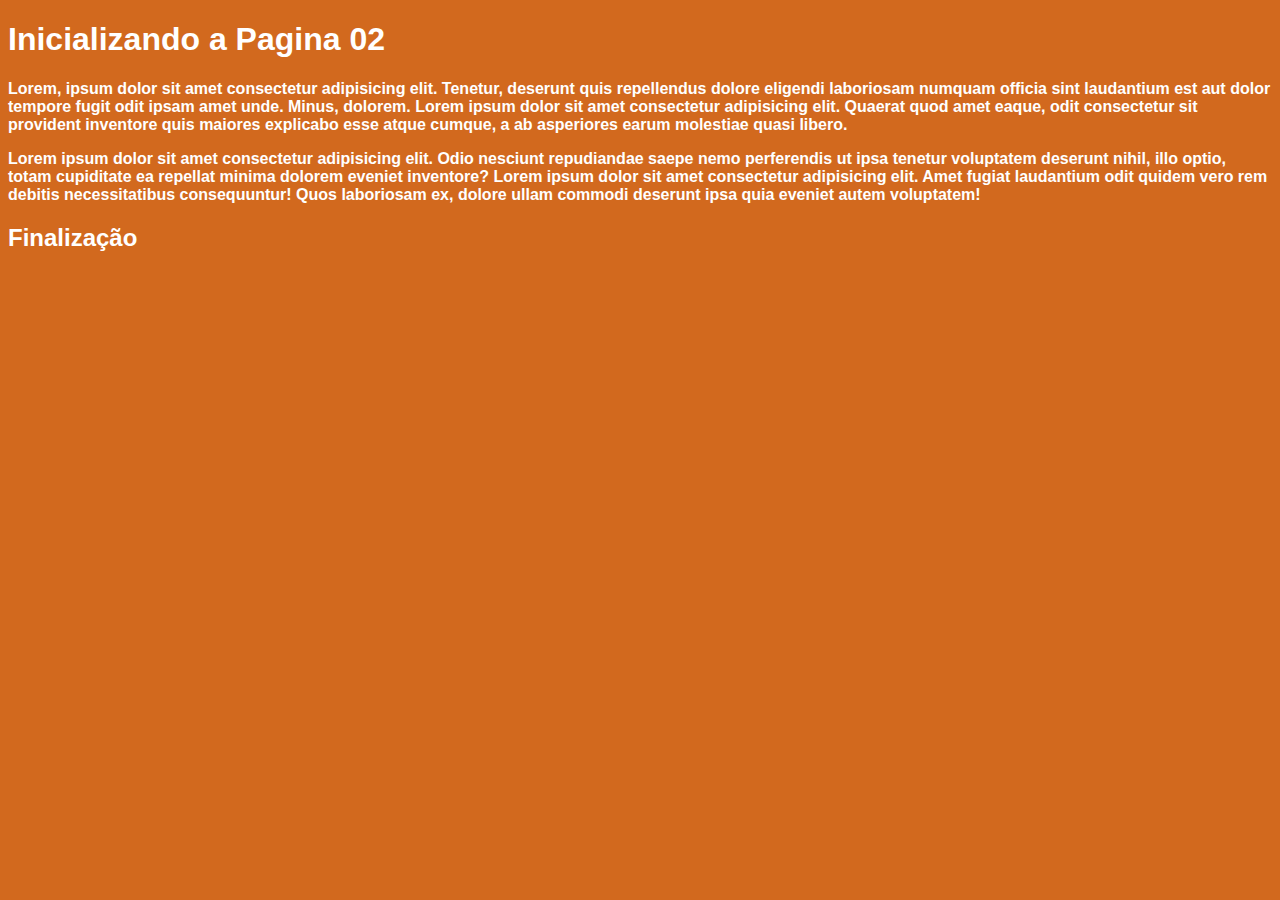
<file: EXERCICIOS/Paginas extras/pagteste02.html>
<!DOCTYPE html>
<html lang="pt-br">
<head>
    <meta charset="UTF-8">
    <meta http-equiv="X-UA-Compatible" content="IE=edge">
    <meta name="viewport" content="width=device-width, initial-scale=1.0">
    <title>Document</title>
    <style>
        body{
            background-color: chocolate;
            color: white;
            font-family: Arial, Helvetica, sans-serif;
            font-weight: bolder;
        }

    </style>
</head>
<body>
    <h1>Inicializando a Pagina 02</h1>
    <p>Lorem, ipsum dolor sit amet consectetur adipisicing elit. Tenetur, deserunt quis repellendus dolore eligendi laboriosam numquam officia sint laudantium est aut dolor tempore fugit odit ipsam amet unde. Minus, dolorem. Lorem ipsum dolor sit amet consectetur adipisicing elit. Quaerat quod amet eaque, odit consectetur sit provident inventore quis maiores explicabo esse atque cumque, a ab asperiores earum molestiae quasi libero.</p>

    <p>Lorem ipsum dolor sit amet consectetur adipisicing elit. Odio nesciunt repudiandae saepe nemo perferendis ut ipsa tenetur voluptatem deserunt nihil, illo optio, totam cupiditate ea repellat minima dolorem eveniet inventore? Lorem ipsum dolor sit amet consectetur adipisicing elit. Amet fugiat laudantium odit quidem vero rem debitis necessitatibus consequuntur! Quos laboriosam ex, dolore ullam commodi deserunt ipsa quia eveniet autem voluptatem!</p>
    <h2>Finalização</h2>
    
</body>
</html>
</file>
<file: DESAFIOS/Projeto Rede Social/estilos/style.css>
@charset "UTF-8";

*{
    margin: 0px;
    padding: 0px;
    font-family: Arial, Helvetica, sans-serif;
}

html,body{
    height:100vh ;
    width:100vw ;
    background-color: black;
}

body{
    background-image: url('../imagens/fundo\ tech01.png');
    background-size: cover;
    top: 50%;
    left: 50%;
}
main{
    
    height: 100vh;
    position: relative;
}

section#telefone{
    height: 617px;
    width: 311px; ;
    background-image: url('../imagens/frame-iphone.png');
    background-repeat: no-repeat;

    position: absolute;
    top: 50%;
    left: 50%;
    transform:translate(-50%, -50%) ;
}

iframe#tela{
    position: relative;
    top:80px ;
    left:22px;
    width: 268px;
    height: 471px;
}
section#redes-sociais img{
    width:50px ;
    margin: 10px;
    border-radius: 50%;
    box-shadow: 2px 2px 5px black;
    box-sizing: border-box;

}

section#redes-sociais{
    text-align: right;
}


section#redes-sociais img:hover{
    border: 2px solid white;
    transform: translate(-3px, -3px);
    box-shadow: 5px 5px 10px black;
    transition: transform .4s;
}
</file>
<file: DESAFIOS/Projeto Rede Social/estilos/social.css>
@charset "UTF-8";

*{
    padding: 0px;
    margin: 0px;
    font-family: Arial, Helvetica, sans-serif;
}

    ::-webkit-scrollbar{
        width: 0px;
        height: 0px;
    }

img{
    width: 100vw;


}

a{
    display: block;
    background-color: darkred;
    padding: 20px;
    text-align: center;
    text-decoration: none;
    font-weight: bolder;
    color: white;
}

a:hover{
background-color: red;
}
</file>
